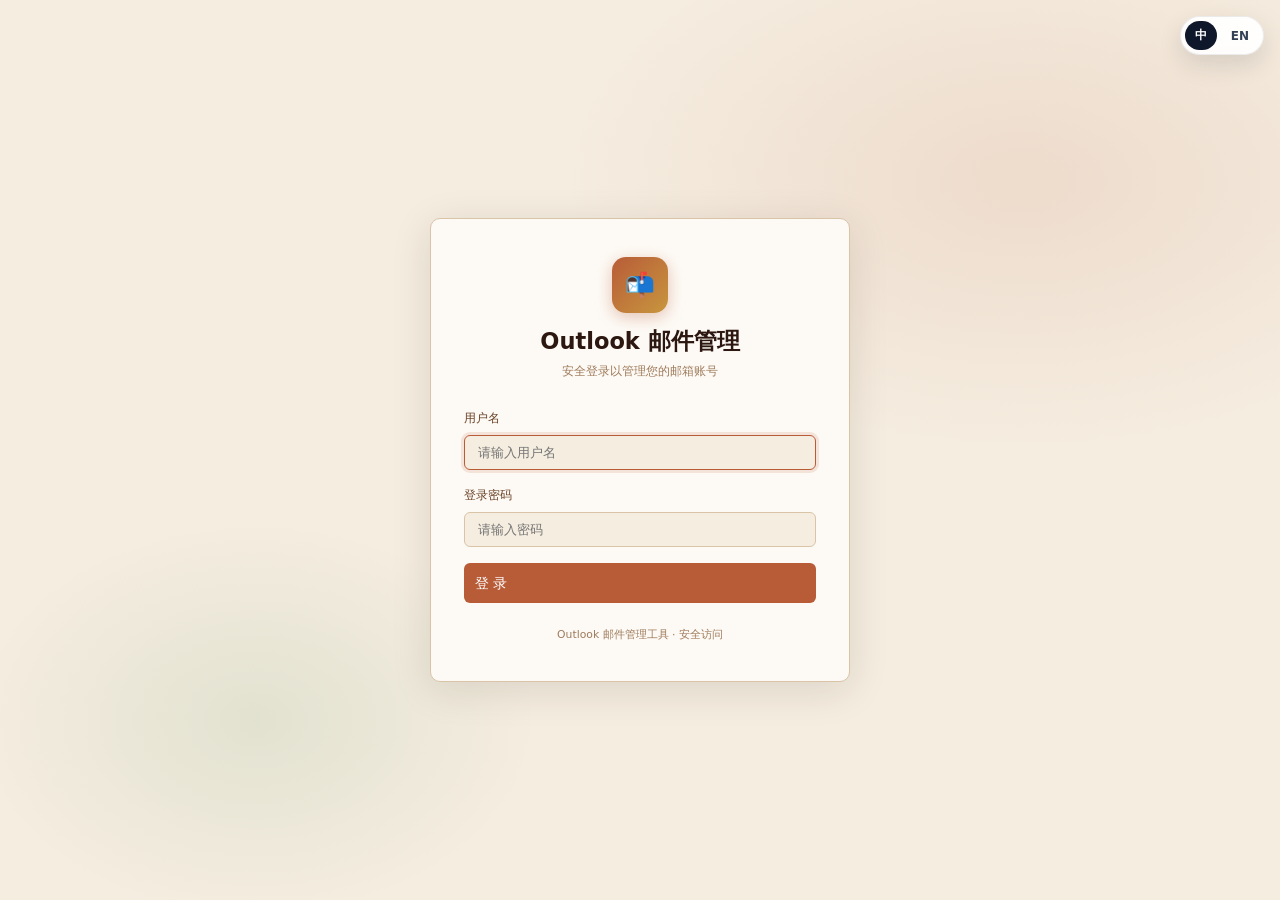
<file: templates/login.html>
<!DOCTYPE html>
<html lang="zh-CN">
<head>
    <meta charset="UTF-8">
    <meta name="viewport" content="width=device-width, initial-scale=1.0">
    <title>登录 - Outlook 邮件管理</title>
    <link rel="icon" type="image/png" href="/img/ico.png">
    <link rel="stylesheet" href="/static/css/main.css">
    <style>
        body { margin: 0; }
    </style>
</head>
<body>
    <div id="auth-page">
        <div class="auth-card">
            <div class="auth-logo">
                <div class="logo-icon">📬</div>
                <h1>Outlook 邮件管理</h1>
                <p>安全登录以管理您的邮箱账号</p>
            </div>

            <div id="errorMessage" class="form-error" style="display:none; margin-bottom:1rem; padding:0.7rem 1rem; background:rgba(192,57,43,0.08); border:1px solid rgba(192,57,43,0.2); border-radius:var(--radius-sm);"></div>

            <form id="loginForm" onsubmit="handleLogin(event)">
                <div class="form-group">
                    <label class="form-label" for="username">用户名</label>
                    <input type="text" class="form-input" id="username" placeholder="请输入用户名" autofocus required autocomplete="username">
                </div>
                <div class="form-group">
                    <label class="form-label" for="password">登录密码</label>
                    <input type="password" class="form-input" id="password" placeholder="请输入密码" required autocomplete="current-password">
                </div>
                <button type="submit" class="btn btn-primary" id="loginBtn" style="width:100%; padding:0.7rem; font-size:0.95rem;">登 录</button>
            </form>

            <p style="text-align:center; font-size:0.72rem; color:var(--text-muted); margin-top:1.5rem;">
                Outlook 邮件管理工具 · 安全访问
            </p>
        </div>
    </div>

    <script src="/static/js/i18n.js"></script>
    <script>
        async function handleLogin(event) {
            event.preventDefault();
            const username = document.getElementById('username').value.trim();
            const password = document.getElementById('password').value;
            const loginBtn = document.getElementById('loginBtn');
            const errorMessage = document.getElementById('errorMessage');
            const pickApiMessage = window.pickApiMessage || ((payload, zh) => zh);
            const translateText = window.translateAppText || ((text) => text);

            if (!username) {
                errorMessage.textContent = translateText('请输入用户名');
                errorMessage.style.display = 'block';
                return;
            }
            if (!password) {
                errorMessage.textContent = translateText('请输入密码');
                errorMessage.style.display = 'block';
                return;
            }

            loginBtn.disabled = true;
            loginBtn.textContent = translateText('登录中...');
            errorMessage.style.display = 'none';

            try {
                const response = await fetch('/login', {
                    method: 'POST',
                    headers: { 'Content-Type': 'application/json' },
                    body: JSON.stringify({ username, password })
                });
                const data = await response.json();

                if (data.success) {
                    window.location.href = '/';
                } else {
                    const msg = (data.error && typeof data.error === 'object')
                        ? pickApiMessage(data.error, '登录失败', 'Login failed')
                        : translateText(data.error || '登录失败');
                    errorMessage.textContent = msg;
                    errorMessage.style.display = 'block';
                    loginBtn.disabled = false;
                    loginBtn.textContent = translateText('登 录');
                }
            } catch (error) {
                errorMessage.textContent = translateText('网络错误，请重试');
                errorMessage.style.display = 'block';
                loginBtn.disabled = false;
                loginBtn.textContent = translateText('登 录');
            }
        }

        document.getElementById('password').addEventListener('keypress', function(e) {
            if (e.key === 'Enter') {
                document.getElementById('loginForm').dispatchEvent(new Event('submit'));
            }
        });
    </script>
</body>
</html>
</file>
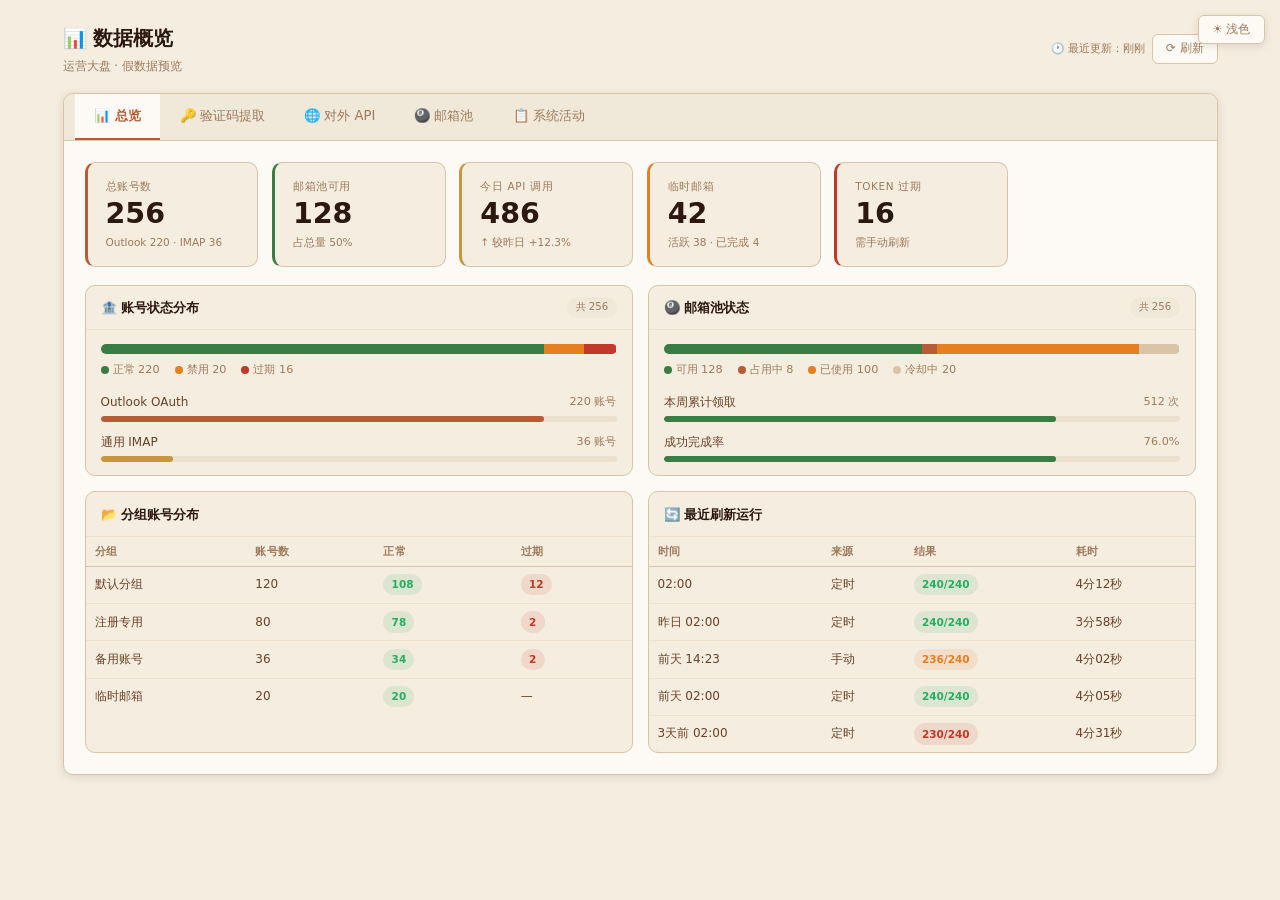
<file: archive/mockups/preview_dashboard.html>
<!DOCTYPE html>
<html lang="zh-CN">
<head>
<meta charset="UTF-8">
<meta name="viewport" content="width=device-width, initial-scale=1.0">
<title>数据概览 — 预览样例</title>
<style>
/* ============ CSS 变量（复用现有设计系统） ============ */
:root {
  --clr-primary:       #B85C38;
  --clr-primary-dark:  #8E3E22;
  --clr-primary-light: #D4795A;
  --clr-accent:        #C8963E;
  --clr-jade:          #3A7D44;
  --clr-jade-light:    #5AA35F;
  --clr-danger:        #C0392B;
  --clr-success:       #27AE60;
  --clr-warn:          #E67E22;
  --bg:                #F5EDE0;
  --bg-card:           #FDFAF5;
  --text:              #2C1810;
  --text-secondary:    #6B4226;
  --text-muted:        #9E7A5A;
  --border:            #D9C4A8;
  --border-light:      #EDE0CE;
  --bg-secondary:      #F0E8D8;
  --shadow:            rgba(44, 24, 16, 0.12);
  --font-sans: 'PingFang SC', 'Noto Sans SC', 'Microsoft YaHei', system-ui, sans-serif;
  --radius:    10px;
  --radius-sm: 6px;
}
[data-theme="dark"] {
  --bg:           #1A1208;
  --bg-card:      #241A0F;
  --text:         #EDD9BE;
  --text-secondary: #C9A97A;
  --text-muted:   #8C7058;
  --border:       #3D2C1E;
  --border-light: #2E2014;
  --bg-secondary: #1E1609;
  --shadow:       rgba(0,0,0,0.4);
}

/* ============ Reset ============ */
*, *::before, *::after { box-sizing: border-box; margin: 0; padding: 0; }
html { font-size: 15px; height: 100%; }
body {
  font-family: var(--font-sans);
  background: var(--bg);
  color: var(--text);
  min-height: 100%;
  line-height: 1.6;
}
::-webkit-scrollbar { width: 6px; height: 6px; }
::-webkit-scrollbar-track { background: transparent; }
::-webkit-scrollbar-thumb { background: var(--border); border-radius: 3px; }

/* ============ 页面外壳 ============ */
.page-shell {
  max-width: 1200px;
  margin: 0 auto;
  padding: 1.5rem;
}
.page-header {
  display: flex;
  align-items: center;
  justify-content: space-between;
  margin-bottom: 1.2rem;
  flex-wrap: wrap;
  gap: 0.5rem;
}
.page-title {
  font-size: 1.3rem;
  font-weight: 700;
  display: flex;
  align-items: center;
  gap: 0.5rem;
}
.page-subtitle {
  font-size: 0.78rem;
  color: var(--text-muted);
  margin-top: 0.2rem;
}
.header-actions {
  display: flex;
  align-items: center;
  gap: 0.5rem;
}
.btn-sm {
  padding: 0.35rem 0.85rem;
  border: 1px solid var(--border);
  border-radius: var(--radius-sm);
  background: var(--bg-card);
  color: var(--text-muted);
  font-size: 0.8rem;
  font-family: inherit;
  cursor: pointer;
  display: inline-flex;
  align-items: center;
  gap: 0.35rem;
  transition: all 0.2s;
}
.btn-sm:hover { color: var(--clr-primary); border-color: var(--clr-primary); }
.btn-sm.active { background: var(--clr-primary); color: #fff; border-color: var(--clr-primary); }

/* ============ Tab 导航（复用 settings-tab 风格） ============ */
.overview-tab-shell {
  background: var(--bg-card);
  border: 1px solid var(--border);
  border-radius: var(--radius);
  box-shadow: 0 2px 10px var(--shadow);
  overflow: hidden;
}
.ov-tab-nav {
  display: flex;
  gap: 0;
  border-bottom: 1px solid var(--border);
  overflow-x: auto;
  background: var(--bg-secondary);
  padding: 0 0.75rem;
}
.ov-tab-nav::-webkit-scrollbar { height: 0; }
.ov-tab {
  padding: 0.85rem 1.3rem;
  background: none;
  border: none;
  border-bottom: 3px solid transparent;
  margin-bottom: -1px;
  font-size: 0.88rem;
  font-weight: 500;
  color: var(--text-muted);
  cursor: pointer;
  white-space: nowrap;
  display: flex;
  align-items: center;
  gap: 0.4rem;
  font-family: inherit;
  transition: color 0.2s, background 0.2s, border-color 0.2s;
  flex-shrink: 0;
}
.ov-tab:hover { color: var(--text); background: rgba(184,92,56,0.05); }
.ov-tab.active {
  color: var(--clr-primary);
  font-weight: 700;
  border-bottom-color: var(--clr-primary);
  background: var(--bg-card);
}
.ov-tab-pane { display: none; padding: 1.4rem; }
.ov-tab-pane.active { display: block; }

/* ============ KPI 卡片 ============ */
.kpi-row {
  display: grid;
  grid-template-columns: repeat(auto-fill, minmax(160px, 1fr));
  gap: 0.9rem;
  margin-bottom: 1.2rem;
}
.kpi-card {
  background: var(--bg);
  border: 1px solid var(--border);
  border-radius: var(--radius);
  padding: 1rem 1.2rem;
  display: flex;
  flex-direction: column;
  gap: 0.35rem;
  transition: transform 0.2s, box-shadow 0.2s;
}
.kpi-card:hover { transform: translateY(-2px); box-shadow: 0 4px 16px var(--shadow); }
.kpi-label { font-size: 0.7rem; color: var(--text-muted); text-transform: uppercase; letter-spacing: 0.06em; }
.kpi-value { font-size: 1.9rem; font-weight: 800; color: var(--text); line-height: 1; }
.kpi-note  { font-size: 0.7rem; color: var(--text-muted); }
.kpi-card.kpi-primary { border-left: 3px solid var(--clr-primary); }
.kpi-card.kpi-success { border-left: 3px solid var(--clr-jade); }
.kpi-card.kpi-danger  { border-left: 3px solid var(--clr-danger); }
.kpi-card.kpi-accent  { border-left: 3px solid var(--clr-accent); }
.kpi-card.kpi-warn    { border-left: 3px solid var(--clr-warn); }

/* ============ 两列网格 ============ */
.two-col { display: grid; grid-template-columns: 1fr 1fr; gap: 1rem; }
@media (max-width: 720px) { .two-col { grid-template-columns: 1fr; } }

/* ============ 数据卡片 ============ */
.data-card {
  background: var(--bg);
  border: 1px solid var(--border);
  border-radius: var(--radius);
  overflow: hidden;
}
.data-card-header {
  padding: 0.75rem 1rem;
  border-bottom: 1px solid var(--border-light);
  font-size: 0.88rem;
  font-weight: 600;
  color: var(--text);
  display: flex;
  align-items: center;
  gap: 0.5rem;
  justify-content: space-between;
}
.data-card-header .badge {
  font-size: 0.68rem;
  padding: 0.15rem 0.55rem;
  border-radius: 20px;
  background: var(--bg-secondary);
  color: var(--text-muted);
  font-weight: 500;
}
.data-card-body { padding: 0.9rem 1rem; }

/* ============ 进度条 ============ */
.prog-row { margin-bottom: 0.75rem; }
.prog-row:last-child { margin-bottom: 0; }
.prog-label {
  display: flex;
  align-items: center;
  justify-content: space-between;
  font-size: 0.8rem;
  margin-bottom: 0.25rem;
}
.prog-name { color: var(--text-secondary); }
.prog-val  { color: var(--text-muted); font-size: 0.75rem; }
.prog-track {
  height: 6px;
  background: var(--border-light);
  border-radius: 4px;
  overflow: hidden;
}
.prog-fill {
  height: 100%;
  border-radius: 4px;
  transition: width 0.6s ease;
}
.prog-fill.primary { background: var(--clr-primary); }
.prog-fill.jade    { background: var(--clr-jade); }
.prog-fill.accent  { background: var(--clr-accent); }
.prog-fill.danger  { background: var(--clr-danger); }
.prog-fill.warn    { background: var(--clr-warn); }

/* ============ 分段进度条（账号/池状态） ============ */
.seg-track {
  height: 10px;
  border-radius: 5px;
  overflow: hidden;
  display: flex;
  margin-bottom: 0.5rem;
}
.seg-fill { height: 100%; transition: width 0.6s; }
.seg-legend {
  display: flex;
  flex-wrap: wrap;
  gap: 0.5rem 1rem;
  font-size: 0.75rem;
  color: var(--text-muted);
}
.seg-dot {
  width: 8px; height: 8px;
  border-radius: 50%;
  display: inline-block;
  margin-right: 4px;
  vertical-align: middle;
}

/* ============ 纯 CSS 柱状图 ============ */
.bar-chart {
  display: flex;
  align-items: flex-end;
  gap: 6px;
  height: 80px;
  margin-top: 0.5rem;
}
.bar-item {
  flex: 1;
  display: flex;
  flex-direction: column;
  align-items: center;
  gap: 3px;
  min-width: 0;
}
.bar-col {
  width: 100%;
  background: var(--clr-primary);
  border-radius: 3px 3px 0 0;
  opacity: 0.75;
  transition: opacity 0.2s;
  min-height: 2px;
}
.bar-col:hover { opacity: 1; }
.bar-label {
  font-size: 0.62rem;
  color: var(--text-muted);
  white-space: nowrap;
}

/* ============ 数据表格 ============ */
.data-table {
  width: 100%;
  border-collapse: collapse;
  font-size: 0.8rem;
}
.data-table th {
  text-align: left;
  padding: 0.4rem 0.6rem;
  font-size: 0.7rem;
  text-transform: uppercase;
  letter-spacing: 0.05em;
  color: var(--text-muted);
  font-weight: 600;
  border-bottom: 1px solid var(--border);
}
.data-table td {
  padding: 0.5rem 0.6rem;
  border-bottom: 1px solid var(--border-light);
  color: var(--text-secondary);
}
.data-table tr:last-child td { border-bottom: none; }
.data-table tr:hover td { background: var(--bg-hover, rgba(184,92,56,0.04)); }

/* ============ 状态徽章 ============ */
.badge-pill {
  display: inline-flex;
  align-items: center;
  gap: 4px;
  padding: 0.15rem 0.55rem;
  border-radius: 20px;
  font-size: 0.7rem;
  font-weight: 600;
}
.badge-success { background: rgba(39,174,96,0.12); color: var(--clr-success); }
.badge-danger  { background: rgba(192,57,43,0.12); color: var(--clr-danger); }
.badge-warn    { background: rgba(230,126,34,0.12); color: var(--clr-warn); }
.badge-muted   { background: var(--bg-secondary); color: var(--text-muted); }
.badge-primary { background: rgba(184,92,56,0.12); color: var(--clr-primary); }

/* ============ 活动时间线 ============ */
.timeline { padding: 0; list-style: none; }
.tl-item {
  display: flex;
  gap: 0.75rem;
  padding: 0.5rem 0;
  border-bottom: 1px solid var(--border-light);
  align-items: flex-start;
}
.tl-item:last-child { border-bottom: none; }
.tl-icon {
  width: 28px; height: 28px;
  border-radius: 50%;
  background: var(--bg-secondary);
  display: flex; align-items: center; justify-content: center;
  font-size: 0.75rem;
  flex-shrink: 0;
}
.tl-content { flex: 1; min-width: 0; }
.tl-title { font-size: 0.8rem; color: var(--text); line-height: 1.4; }
.tl-meta  { font-size: 0.7rem; color: var(--text-muted); margin-top: 2px; }

/* ============ 空间分割 ============ */
.gap-md { margin-bottom: 1rem; }
.gap-sm { margin-bottom: 0.6rem; }

/* ============ 主题切换按钮 ============ */
#themeBtn {
  position: fixed; top: 1rem; right: 1rem;
  padding: 0.4rem 0.9rem;
  border: 1px solid var(--border);
  border-radius: var(--radius-sm);
  background: var(--bg-card);
  color: var(--text-muted);
  font-size: 0.78rem;
  font-family: inherit;
  cursor: pointer;
  z-index: 100;
  box-shadow: 0 2px 8px var(--shadow);
}
#themeBtn:hover { color: var(--clr-primary); }

/* ============ 刷新时间 ============ */
.refresh-hint {
  font-size: 0.72rem;
  color: var(--text-muted);
  display: flex;
  align-items: center;
  gap: 0.3rem;
}
</style>
</head>
<body>

<button id="themeBtn" onclick="toggleTheme()">☀ 浅色</button>

<div class="page-shell">
  <div class="page-header">
    <div>
      <div class="page-title">📊 数据概览</div>
      <div class="page-subtitle">运营大盘 · 假数据预览</div>
    </div>
    <div class="header-actions">
      <span class="refresh-hint">🕐 最近更新：刚刚</span>
      <button class="btn-sm">⟳ 刷新</button>
    </div>
  </div>

  <div class="overview-tab-shell">

    <!-- Tab 导航 -->
    <div class="ov-tab-nav">
      <button class="ov-tab active" onclick="switchTab('overview')">📊 总览</button>
      <button class="ov-tab" onclick="switchTab('verification')">🔑 验证码提取</button>
      <button class="ov-tab" onclick="switchTab('external-api')">🌐 对外 API</button>
      <button class="ov-tab" onclick="switchTab('pool')">🎱 邮箱池</button>
      <button class="ov-tab" onclick="switchTab('activity')">📋 系统活动</button>
    </div>

    <!-- ===== Tab 1: 总览 ===== -->
    <div class="ov-tab-pane active" id="tab-overview">

      <!-- KPI 行 -->
      <div class="kpi-row">
        <div class="kpi-card kpi-primary">
          <div class="kpi-label">总账号数</div>
          <div class="kpi-value">256</div>
          <div class="kpi-note">Outlook 220 · IMAP 36</div>
        </div>
        <div class="kpi-card kpi-success">
          <div class="kpi-label">邮箱池可用</div>
          <div class="kpi-value">128</div>
          <div class="kpi-note">占总量 50%</div>
        </div>
        <div class="kpi-card kpi-accent">
          <div class="kpi-label">今日 API 调用</div>
          <div class="kpi-value">486</div>
          <div class="kpi-note">↑ 较昨日 +12.3%</div>
        </div>
        <div class="kpi-card kpi-warn">
          <div class="kpi-label">临时邮箱</div>
          <div class="kpi-value">42</div>
          <div class="kpi-note">活跃 38 · 已完成 4</div>
        </div>
        <div class="kpi-card kpi-danger">
          <div class="kpi-label">Token 过期</div>
          <div class="kpi-value">16</div>
          <div class="kpi-note">需手动刷新</div>
        </div>
      </div>

      <div class="two-col">
        <!-- 账号状态分布 -->
        <div class="data-card">
          <div class="data-card-header">🏦 账号状态分布 <span class="badge">共 256</span></div>
          <div class="data-card-body">
            <div class="seg-track">
              <div class="seg-fill" style="width:85.9%;background:var(--clr-jade)"></div>
              <div class="seg-fill" style="width:7.8%;background:var(--clr-warn)"></div>
              <div class="seg-fill" style="width:6.3%;background:var(--clr-danger)"></div>
            </div>
            <div class="seg-legend">
              <span><span class="seg-dot" style="background:var(--clr-jade)"></span>正常 220</span>
              <span><span class="seg-dot" style="background:var(--clr-warn)"></span>禁用 20</span>
              <span><span class="seg-dot" style="background:var(--clr-danger)"></span>过期 16</span>
            </div>
            <div style="height:0.9rem"></div>
            <div class="prog-row">
              <div class="prog-label"><span class="prog-name">Outlook OAuth</span><span class="prog-val">220 账号</span></div>
              <div class="prog-track"><div class="prog-fill primary" style="width:85.9%"></div></div>
            </div>
            <div class="prog-row">
              <div class="prog-label"><span class="prog-name">通用 IMAP</span><span class="prog-val">36 账号</span></div>
              <div class="prog-track"><div class="prog-fill accent" style="width:14.1%"></div></div>
            </div>
          </div>
        </div>

        <!-- 邮箱池状态 -->
        <div class="data-card">
          <div class="data-card-header">🎱 邮箱池状态 <span class="badge">共 256</span></div>
          <div class="data-card-body">
            <div class="seg-track">
              <div class="seg-fill" style="width:50%;background:var(--clr-jade)"></div>
              <div class="seg-fill" style="width:3.1%;background:var(--clr-primary)"></div>
              <div class="seg-fill" style="width:39.1%;background:var(--clr-warn)"></div>
              <div class="seg-fill" style="width:7.8%;background:var(--border)"></div>
            </div>
            <div class="seg-legend">
              <span><span class="seg-dot" style="background:var(--clr-jade)"></span>可用 128</span>
              <span><span class="seg-dot" style="background:var(--clr-primary)"></span>占用中 8</span>
              <span><span class="seg-dot" style="background:var(--clr-warn)"></span>已使用 100</span>
              <span><span class="seg-dot" style="background:var(--border)"></span>冷却中 20</span>
            </div>
            <div style="height:0.9rem"></div>
            <div class="prog-row">
              <div class="prog-label"><span class="prog-name">本周累计领取</span><span class="prog-val">512 次</span></div>
              <div class="prog-track"><div class="prog-fill jade" style="width:75.98%"></div></div>
            </div>
            <div class="prog-row">
              <div class="prog-label"><span class="prog-name">成功完成率</span><span class="prog-val">76.0%</span></div>
              <div class="prog-track"><div class="prog-fill jade" style="width:76%"></div></div>
            </div>
          </div>
        </div>

        <!-- 分组概览 -->
        <div class="data-card">
          <div class="data-card-header">📂 分组账号分布</div>
          <div class="data-card-body" style="padding:0">
            <table class="data-table">
              <thead><tr><th>分组</th><th>账号数</th><th>正常</th><th>过期</th></tr></thead>
              <tbody>
                <tr><td>默认分组</td><td>120</td><td><span class="badge-pill badge-success">108</span></td><td><span class="badge-pill badge-danger">12</span></td></tr>
                <tr><td>注册专用</td><td>80</td><td><span class="badge-pill badge-success">78</span></td><td><span class="badge-pill badge-danger">2</span></td></tr>
                <tr><td>备用账号</td><td>36</td><td><span class="badge-pill badge-success">34</span></td><td><span class="badge-pill badge-danger">2</span></td></tr>
                <tr><td>临时邮箱</td><td>20</td><td><span class="badge-pill badge-success">20</span></td><td>—</td></tr>
              </tbody>
            </table>
          </div>
        </div>

        <!-- Token 刷新健康度 -->
        <div class="data-card">
          <div class="data-card-header">🔄 最近刷新运行</div>
          <div class="data-card-body" style="padding:0">
            <table class="data-table">
              <thead><tr><th>时间</th><th>来源</th><th>结果</th><th>耗时</th></tr></thead>
              <tbody>
                <tr><td>02:00</td><td>定时</td><td><span class="badge-pill badge-success">240/240</span></td><td>4分12秒</td></tr>
                <tr><td>昨日 02:00</td><td>定时</td><td><span class="badge-pill badge-success">240/240</span></td><td>3分58秒</td></tr>
                <tr><td>前天 14:23</td><td>手动</td><td><span class="badge-pill badge-warn">236/240</span></td><td>4分02秒</td></tr>
                <tr><td>前天 02:00</td><td>定时</td><td><span class="badge-pill badge-success">240/240</span></td><td>4分05秒</td></tr>
                <tr><td>3天前 02:00</td><td>定时</td><td><span class="badge-pill badge-danger">230/240</span></td><td>4分31秒</td></tr>
              </tbody>
            </table>
          </div>
        </div>
      </div>

    </div><!-- /tab-overview -->

    <!-- ===== Tab 2: 验证码提取 ===== -->
    <div class="ov-tab-pane" id="tab-verification">

      <div class="kpi-row">
        <div class="kpi-card kpi-primary">
          <div class="kpi-label">近7天提取次数</div>
          <div class="kpi-value">3,421</div>
          <div class="kpi-note">日均 489 次</div>
        </div>
        <div class="kpi-card kpi-success">
          <div class="kpi-label">总体成功率</div>
          <div class="kpi-value">94.2%</div>
          <div class="kpi-note">失败 198 次</div>
        </div>
        <div class="kpi-card kpi-warn">
          <div class="kpi-label">AI 兜底次数</div>
          <div class="kpi-value">156</div>
          <div class="kpi-note">AI 成功率 87.2%</div>
        </div>
        <div class="kpi-card kpi-accent">
          <div class="kpi-label">平均提取耗时</div>
          <div class="kpi-value">2.3s</div>
          <div class="kpi-note">P95: 6.8s</div>
        </div>
      </div>

      <div class="two-col">
        <!-- 通道成功率 -->
        <div class="data-card">
          <div class="data-card-header">📡 各通道成功率</div>
          <div class="data-card-body">
            <div class="prog-row">
              <div class="prog-label"><span class="prog-name">Outlook Graph</span><span class="prog-val">96.8% · 1,824次</span></div>
              <div class="prog-track"><div class="prog-fill jade" style="width:96.8%"></div></div>
            </div>
            <div class="prog-row">
              <div class="prog-label"><span class="prog-name">通用 IMAP</span><span class="prog-val">91.2% · 1,089次</span></div>
              <div class="prog-track"><div class="prog-fill accent" style="width:91.2%"></div></div>
            </div>
            <div class="prog-row">
              <div class="prog-label"><span class="prog-name">临时邮箱</span><span class="prog-val">89.5% · 508次</span></div>
              <div class="prog-track"><div class="prog-fill primary" style="width:89.5%"></div></div>
            </div>
            <div class="prog-row">
              <div class="prog-label"><span class="prog-name">AI 增强 (fallback)</span><span class="prog-val">87.2% · 156次</span></div>
              <div class="prog-track"><div class="prog-fill warn" style="width:87.2%"></div></div>
            </div>
          </div>
        </div>

        <!-- 通道平均耗时 -->
        <div class="data-card">
          <div class="data-card-header">⏱ 各通道平均耗时</div>
          <div class="data-card-body">
            <div class="prog-row">
              <div class="prog-label"><span class="prog-name">Outlook Graph</span><span class="prog-val">1.8s</span></div>
              <div class="prog-track"><div class="prog-fill jade" style="width:27%"></div></div>
            </div>
            <div class="prog-row">
              <div class="prog-label"><span class="prog-name">通用 IMAP</span><span class="prog-val">3.1s</span></div>
              <div class="prog-track"><div class="prog-fill accent" style="width:46%"></div></div>
            </div>
            <div class="prog-row">
              <div class="prog-label"><span class="prog-name">临时邮箱</span><span class="prog-val">2.6s</span></div>
              <div class="prog-track"><div class="prog-fill primary" style="width:39%"></div></div>
            </div>
            <div class="prog-row">
              <div class="prog-label"><span class="prog-name">AI 增强 (fallback)</span><span class="prog-val">4.7s</span></div>
              <div class="prog-track"><div class="prog-fill warn" style="width:70%"></div></div>
            </div>
          </div>
        </div>

        <!-- 最近提取记录 -->
        <div class="data-card" style="grid-column: 1 / -1;">
          <div class="data-card-header">📋 最近提取记录 <span class="badge">近 10 条</span></div>
          <div class="data-card-body" style="padding:0">
            <table class="data-table">
              <thead>
                <tr><th>时间</th><th>账号</th><th>通道</th><th>验证码</th><th>耗时</th><th>状态</th></tr>
              </thead>
              <tbody>
                <tr><td>12:34:01</td><td>user01@outlook.com</td><td>Graph</td><td>831204</td><td>1.2s</td><td><span class="badge-pill badge-success">成功</span></td></tr>
                <tr><td>12:33:48</td><td>user02@hotmail.com</td><td>IMAP</td><td>–</td><td>8.3s</td><td><span class="badge-pill badge-danger">失败</span></td></tr>
                <tr><td>12:33:22</td><td>user03@outlook.com</td><td>Graph</td><td>572913</td><td>2.1s</td><td><span class="badge-pill badge-success">成功</span></td></tr>
                <tr><td>12:32:57</td><td>tmp_aX2k@mail.io</td><td>临时邮箱</td><td>https://...</td><td>3.4s</td><td><span class="badge-pill badge-success">链接</span></td></tr>
                <tr><td>12:32:41</td><td>user04@outlook.com</td><td>Graph→AI</td><td>349821</td><td>5.9s</td><td><span class="badge-pill badge-warn">AI兜底</span></td></tr>
              </tbody>
            </table>
          </div>
        </div>
      </div>

    </div><!-- /tab-verification -->

    <!-- ===== Tab 3: 对外 API ===== -->
    <div class="ov-tab-pane" id="tab-external-api">

      <div class="kpi-row">
        <div class="kpi-card kpi-primary">
          <div class="kpi-label">今日调用量</div>
          <div class="kpi-value">486</div>
          <div class="kpi-note">↑ 较昨日 +12.3%</div>
        </div>
        <div class="kpi-card kpi-success">
          <div class="kpi-label">7 日总调用</div>
          <div class="kpi-value">3,241</div>
          <div class="kpi-note">日均 463</div>
        </div>
        <div class="kpi-card kpi-warn">
          <div class="kpi-label">活跃 API Key</div>
          <div class="kpi-value">3</div>
          <div class="kpi-note">共配置 5 个</div>
        </div>
        <div class="kpi-card kpi-accent">
          <div class="kpi-label">7 日成功率</div>
          <div class="kpi-value">96.4%</div>
          <div class="kpi-note">错误 116 次</div>
        </div>
      </div>

      <div class="two-col">
        <!-- 近7天调用量 -->
        <div class="data-card">
          <div class="data-card-header">📈 近7天日调用量（纯 CSS 柱图）</div>
          <div class="data-card-body">
            <div class="bar-chart" style="height:100px">
              <div class="bar-item"><div class="bar-col" style="height:58px"></div><div class="bar-label">4/13</div></div>
              <div class="bar-item"><div class="bar-col" style="height:72px"></div><div class="bar-label">4/14</div></div>
              <div class="bar-item"><div class="bar-col" style="height:45px"></div><div class="bar-label">4/15</div></div>
              <div class="bar-item"><div class="bar-col" style="height:85px"></div><div class="bar-label">4/16</div></div>
              <div class="bar-item"><div class="bar-col" style="height:68px"></div><div class="bar-label">4/17</div></div>
              <div class="bar-item"><div class="bar-col" style="height:90px"></div><div class="bar-label">4/18</div></div>
              <div class="bar-item"><div class="bar-col" style="height:80px;opacity:1;background:var(--clr-accent)"></div><div class="bar-label" style="color:var(--clr-accent);font-weight:700">今日</div></div>
            </div>
            <div style="text-align:center;font-size:0.7rem;color:var(--text-muted);margin-top:0.3rem">单位：次 / 日（最大值：今日 486）</div>
          </div>
        </div>

        <!-- 端点分布 -->
        <div class="data-card">
          <div class="data-card-header">🔗 端点调用分布</div>
          <div class="data-card-body">
            <div class="prog-row">
              <div class="prog-label"><span class="prog-name">/external/messages</span><span class="prog-val">42%</span></div>
              <div class="prog-track"><div class="prog-fill primary" style="width:42%"></div></div>
            </div>
            <div class="prog-row">
              <div class="prog-label"><span class="prog-name">/external/verification-code</span><span class="prog-val">38%</span></div>
              <div class="prog-track"><div class="prog-fill accent" style="width:38%"></div></div>
            </div>
            <div class="prog-row">
              <div class="prog-label"><span class="prog-name">/external/pool/claim</span><span class="prog-val">15%</span></div>
              <div class="prog-track"><div class="prog-fill jade" style="width:15%"></div></div>
            </div>
            <div class="prog-row">
              <div class="prog-label"><span class="prog-name">/external/wait-message</span><span class="prog-val">5%</span></div>
              <div class="prog-track"><div class="prog-fill warn" style="width:5%"></div></div>
            </div>
          </div>
        </div>

        <!-- 调用方排名 -->
        <div class="data-card" style="grid-column:1/-1">
          <div class="data-card-header">📊 调用方排名（今日）</div>
          <div class="data-card-body" style="padding:0">
            <table class="data-table">
              <thead><tr><th>调用方</th><th>Key名称</th><th>今日调用</th><th>7日总计</th><th>成功率</th><th>最近调用</th></tr></thead>
              <tbody>
                <tr><td>bot-register</td><td>注册机器人</td><td>242</td><td>1,680</td><td><span class="badge-pill badge-success">97.1%</span></td><td>1分前</td></tr>
                <tr><td>verify-agent</td><td>验证代理</td><td>178</td><td>1,200</td><td><span class="badge-pill badge-success">95.5%</span></td><td>3分前</td></tr>
                <tr><td>manual-test</td><td>手动测试</td><td>66</td><td>361</td><td><span class="badge-pill badge-warn">89.4%</span></td><td>28分前</td></tr>
              </tbody>
            </table>
          </div>
        </div>
      </div>

    </div><!-- /tab-external-api -->

    <!-- ===== Tab 4: 邮箱池 ===== -->
    <div class="ov-tab-pane" id="tab-pool">

      <div class="kpi-row">
        <div class="kpi-card kpi-success">
          <div class="kpi-label">可用账号</div>
          <div class="kpi-value">128</div>
          <div class="kpi-note">占比 50%</div>
        </div>
        <div class="kpi-card kpi-primary">
          <div class="kpi-label">当前占用中</div>
          <div class="kpi-value">8</div>
          <div class="kpi-note">最长 4分12秒</div>
        </div>
        <div class="kpi-card kpi-warn">
          <div class="kpi-label">7 日 Claim 次数</div>
          <div class="kpi-value">512</div>
          <div class="kpi-note">日均 73 次</div>
        </div>
        <div class="kpi-card kpi-accent">
          <div class="kpi-label">成功完成率</div>
          <div class="kpi-value">76.0%</div>
          <div class="kpi-note">389/512</div>
        </div>
        <div class="kpi-card kpi-success">
          <div class="kpi-label">项目维度复用率</div>
          <div class="kpi-value">23.4%</div>
          <div class="kpi-note">120次 已复用</div>
        </div>
      </div>

      <div class="two-col">
        <!-- 操作分布 -->
        <div class="data-card">
          <div class="data-card-header">📦 7日操作分布</div>
          <div class="data-card-body">
            <div class="prog-row">
              <div class="prog-label"><span class="prog-name">Claim（领取）</span><span class="prog-val">512 次</span></div>
              <div class="prog-track"><div class="prog-fill primary" style="width:100%"></div></div>
            </div>
            <div class="prog-row">
              <div class="prog-label"><span class="prog-name">Complete Success（成功完成）</span><span class="prog-val">389 次</span></div>
              <div class="prog-track"><div class="prog-fill jade" style="width:76%"></div></div>
            </div>
            <div class="prog-row">
              <div class="prog-label"><span class="prog-name">Complete Fail（失败完成）</span><span class="prog-val">45 次</span></div>
              <div class="prog-track"><div class="prog-fill danger" style="width:8.8%"></div></div>
            </div>
            <div class="prog-row">
              <div class="prog-label"><span class="prog-name">Release（主动释放）</span><span class="prog-val">78 次</span></div>
              <div class="prog-track"><div class="prog-fill warn" style="width:15.2%"></div></div>
            </div>
            <div class="prog-row">
              <div class="prog-label"><span class="prog-name">Expire（租约超时）</span><span class="prog-val">12 次</span></div>
              <div class="prog-track"><div class="prog-fill accent" style="width:2.3%"></div></div>
            </div>
          </div>
        </div>

        <!-- 项目维度统计 -->
        <div class="data-card">
          <div class="data-card-header">🗂 项目维度使用（Top 5）</div>
          <div class="data-card-body" style="padding:0">
            <table class="data-table">
              <thead><tr><th>项目Key</th><th>使用账号</th><th>成功</th><th>复用率</th></tr></thead>
              <tbody>
                <tr><td>proj-alpha</td><td>58</td><td>46</td><td>35.7%</td></tr>
                <tr><td>proj-beta</td><td>42</td><td>31</td><td>26.2%</td></tr>
                <tr><td>proj-gamma</td><td>30</td><td>22</td><td>18.3%</td></tr>
                <tr><td>proj-delta</td><td>20</td><td>15</td><td>10.0%</td></tr>
                <tr><td>(无项目Key)</td><td>92</td><td>71</td><td>—</td></tr>
              </tbody>
            </table>
          </div>
        </div>

        <!-- 最近 Claim 操作 -->
        <div class="data-card" style="grid-column:1/-1">
          <div class="data-card-header">🕐 最近邮箱池操作</div>
          <div class="data-card-body" style="padding:0">
            <table class="data-table">
              <thead><tr><th>时间</th><th>账号</th><th>操作</th><th>调用方</th><th>项目Key</th><th>结果</th></tr></thead>
              <tbody>
                <tr><td>12:34</td><td>user01@outlook.com</td><td>complete</td><td>bot-register</td><td>proj-alpha</td><td><span class="badge-pill badge-success">success</span></td></tr>
                <tr><td>12:33</td><td>user05@hotmail.com</td><td>claim</td><td>verify-agent</td><td>proj-beta</td><td><span class="badge-pill badge-muted">进行中</span></td></tr>
                <tr><td>12:31</td><td>user08@outlook.com</td><td>release</td><td>bot-register</td><td>proj-alpha</td><td><span class="badge-pill badge-warn">释放</span></td></tr>
                <tr><td>12:28</td><td>user12@hotmail.com</td><td>complete</td><td>verify-agent</td><td>proj-gamma</td><td><span class="badge-pill badge-danger">fail</span></td></tr>
              </tbody>
            </table>
          </div>
        </div>
      </div>

    </div><!-- /tab-pool -->

    <!-- ===== Tab 5: 系统活动 ===== -->
    <div class="ov-tab-pane" id="tab-activity">

      <div class="kpi-row">
        <div class="kpi-card kpi-primary">
          <div class="kpi-label">近24h 审计操作</div>
          <div class="kpi-value">1,042</div>
          <div class="kpi-note">涉及 8 种操作类型</div>
        </div>
        <div class="kpi-card kpi-success">
          <div class="kpi-label">Telegram 推送</div>
          <div class="kpi-value">312</div>
          <div class="kpi-note">成功率 99.0%</div>
        </div>
        <div class="kpi-card kpi-accent">
          <div class="kpi-label">Email 通知</div>
          <div class="kpi-value">48</div>
          <div class="kpi-note">成功率 100%</div>
        </div>
        <div class="kpi-card kpi-warn">
          <div class="kpi-label">Webhook 推送</div>
          <div class="kpi-value">156</div>
          <div class="kpi-note">失败 12 次</div>
        </div>
      </div>

      <div class="two-col">
        <!-- 通知推送状态 -->
        <div class="data-card">
          <div class="data-card-header">🔔 通知推送健康</div>
          <div class="data-card-body">
            <div class="prog-row">
              <div class="prog-label"><span class="prog-name">Telegram</span><span class="prog-val">99.0%</span></div>
              <div class="prog-track"><div class="prog-fill jade" style="width:99%"></div></div>
            </div>
            <div class="prog-row">
              <div class="prog-label"><span class="prog-name">邮件通知 (SMTP)</span><span class="prog-val">100%</span></div>
              <div class="prog-track"><div class="prog-fill jade" style="width:100%"></div></div>
            </div>
            <div class="prog-row">
              <div class="prog-label"><span class="prog-name">Webhook</span><span class="prog-val">92.3%</span></div>
              <div class="prog-track"><div class="prog-fill warn" style="width:92.3%"></div></div>
            </div>
          </div>
        </div>

        <!-- 审计操作分布 -->
        <div class="data-card">
          <div class="data-card-header">📋 近24h 操作类型分布</div>
          <div class="data-card-body">
            <div class="prog-row">
              <div class="prog-label"><span class="prog-name">外部API调用</span><span class="prog-val">486 次</span></div>
              <div class="prog-track"><div class="prog-fill primary" style="width:46.6%"></div></div>
            </div>
            <div class="prog-row">
              <div class="prog-label"><span class="prog-name">邮箱池操作</span><span class="prog-val">320 次</span></div>
              <div class="prog-track"><div class="prog-fill accent" style="width:30.7%"></div></div>
            </div>
            <div class="prog-row">
              <div class="prog-label"><span class="prog-name">账号变更</span><span class="prog-val">180 次</span></div>
              <div class="prog-track"><div class="prog-fill jade" style="width:17.3%"></div></div>
            </div>
            <div class="prog-row">
              <div class="prog-label"><span class="prog-name">系统设置</span><span class="prog-val">56 次</span></div>
              <div class="prog-track"><div class="prog-fill warn" style="width:5.4%"></div></div>
            </div>
          </div>
        </div>

        <!-- 最近活动时间线 -->
        <div class="data-card" style="grid-column:1/-1">
          <div class="data-card-header">🕐 最近系统活动</div>
          <div class="data-card-body" style="padding:0.9rem 1rem">
            <ul class="timeline">
              <li class="tl-item"><div class="tl-icon">✅</div><div class="tl-content"><div class="tl-title">账号 user01@outlook.com 验证码提取成功 <span class="badge-pill badge-success">831204</span></div><div class="tl-meta">12:34:01 · Graph 通道 · 1.2s</div></div></li>
              <li class="tl-item"><div class="tl-icon">🎱</div><div class="tl-content"><div class="tl-title">邮箱池 complete → user01@outlook.com <span class="badge-pill badge-success">success</span></div><div class="tl-meta">12:34:00 · 调用方 bot-register · 项目 proj-alpha</div></div></li>
              <li class="tl-item"><div class="tl-icon">📬</div><div class="tl-content"><div class="tl-title">Telegram 推送：user03@outlook.com 新邮件（来自 Amazon）</div><div class="tl-meta">12:33:51 · 推送成功</div></div></li>
              <li class="tl-item"><div class="tl-icon">🔑</div><div class="tl-content"><div class="tl-title">外部 API 调用 /external/verification-code <span class="badge-pill badge-danger">404 账号不存在</span></div><div class="tl-meta">12:33:48 · 调用方 verify-agent · IP 192.168.1.42</div></div></li>
              <li class="tl-item"><div class="tl-icon">🎱</div><div class="tl-content"><div class="tl-title">邮箱池 claim → user05@hotmail.com <span class="badge-pill badge-muted">进行中</span></div><div class="tl-meta">12:33:01 · 调用方 verify-agent · 项目 proj-beta</div></div></li>
              <li class="tl-item"><div class="tl-icon">⚙️</div><div class="tl-content"><div class="tl-title">系统设置变更：verification_ai_enabled → true</div><div class="tl-meta">12:20:14 · IP 192.168.0.1</div></div></li>
              <li class="tl-item"><div class="tl-icon">🔄</div><div class="tl-content"><div class="tl-title">定时 Token 刷新完成 <span class="badge-pill badge-success">240/240</span></div><div class="tl-meta">02:04:12 · 耗时 4分12秒</div></div></li>
            </ul>
          </div>
        </div>
      </div>

    </div><!-- /tab-activity -->

  </div><!-- /overview-tab-shell -->
</div><!-- /page-shell -->

<script>
  function switchTab(id) {
    document.querySelectorAll('.ov-tab').forEach(t => t.classList.remove('active'));
    document.querySelectorAll('.ov-tab-pane').forEach(p => p.classList.remove('active'));
    document.getElementById('tab-' + id).classList.add('active');
    event.currentTarget.classList.add('active');
  }

  function toggleTheme() {
    const isDark = document.documentElement.getAttribute('data-theme') === 'dark';
    document.documentElement.setAttribute('data-theme', isDark ? '' : 'dark');
    document.getElementById('themeBtn').textContent = isDark ? '☀ 浅色' : '🌙 深色';
  }
</script>
</body>
</html>
</file>
<file: static/css/main.css>
/* ============================================================
   Outlook 邮件管理 — 现代国风设计系统
   主色：砖红 / 墨绿 / 金黄 / 宣纸米白
   ============================================================ */

/* ---------- CSS 变量 ---------- */
:root {
  --clr-primary:        #B85C38;
  --clr-primary-dark:   #8E3E22;
  --clr-primary-light:  #D4795A;
  --clr-accent:         #C8963E;
  --clr-jade:           #3A7D44;
  --clr-jade-light:     #5AA35F;
  --clr-danger:         #C0392B;
  --clr-success:        #27AE60;
  --clr-warn:           #E67E22;

  --bg:                 #F5EDE0;
  --bg-card:            #FDFAF5;
  --bg-sidebar:         #2C1A0E;
  --text:               #2C1810;
  --text-secondary:     #6B4226;
  --text-muted:         #9E7A5A;
  --border:             #D9C4A8;
  --border-light:       #EDE0CE;
  --bg-hover:           rgba(184,92,56,0.06);
  --bg-secondary:       #F0E8D8;
  --shadow:             rgba(44, 24, 16, 0.12);

  --font-sans: 'PingFang SC', 'Noto Sans SC', 'Microsoft YaHei', system-ui, -apple-system, sans-serif;
  --font-mono: 'JetBrains Mono', Consolas, 'Courier New', monospace;

  --radius:     10px;
  --radius-sm:  6px;
  --transition: 0.22s ease;
  --sidebar-w:  220px;
}

[data-theme="dark"] {
  --bg:             #1A1208;
  --bg-card:        #241A0F;
  --bg-sidebar:     #120C04;
  --text:           #EDD9BE;
  --text-secondary: #C9A97A;
  --text-muted:     #8C7058;
  --border:         #3D2C1E;
  --border-light:   #2E2014;
  --bg-hover:        rgba(184,92,56,0.1);
  --bg-secondary:    #1E1609;
  --shadow:         rgba(0, 0, 0, 0.4);
}

/* ---------- Reset ---------- */
*, *::before, *::after { box-sizing: border-box; margin: 0; padding: 0; }
html { font-size: 15px; scroll-behavior: smooth; height: 100%; }
body {
  font-family: var(--font-sans);
  background: var(--bg);
  color: var(--text);
  height: 100%;
  overflow: hidden;
  transition: background var(--transition), color var(--transition);
  line-height: 1.6;
}
a { color: var(--clr-primary); text-decoration: none; }
a:hover { text-decoration: underline; }
button { cursor: pointer; font-family: inherit; }
input, textarea, select { font-family: inherit; }

::-webkit-scrollbar { width: 6px; height: 6px; }
::-webkit-scrollbar-track { background: transparent; }
::-webkit-scrollbar-thumb { background: var(--border); border-radius: 3px; }

/* ---------- 全局布局 ---------- */
#app { display: flex; height: 100%; overflow: hidden; }

/* ===== 登录页 ===== */
#auth-page {
  flex: 1; display: flex; align-items: center; justify-content: center;
  min-height: 100vh; background: var(--bg); position: relative; overflow: hidden;
}
#auth-page::before {
  content: ''; position: absolute; inset: 0; pointer-events: none;
  background:
    radial-gradient(ellipse 60% 50% at 80% 20%, rgba(184, 92, 56, 0.12) 0%, transparent 60%),
    radial-gradient(ellipse 40% 40% at 20% 80%, rgba(58, 125, 68, 0.10) 0%, transparent 55%);
}
.auth-card {
  background: var(--bg-card); border: 1px solid var(--border); border-radius: var(--radius);
  padding: 2.5rem 2.2rem; width: 100%; max-width: 420px;
  box-shadow: 0 8px 40px var(--shadow); position: relative; z-index: 1;
}
.auth-logo { text-align: center; margin-bottom: 1.8rem; }
.auth-logo .logo-icon {
  width: 56px; height: 56px;
  background: linear-gradient(135deg, var(--clr-primary), var(--clr-accent));
  border-radius: 14px; display: inline-flex; align-items: center; justify-content: center;
  font-size: 1.6rem; margin-bottom: 0.7rem;
  box-shadow: 0 4px 16px rgba(184,92,56,0.35);
}
.auth-logo h1 { font-size: 1.5rem; font-weight: 700; color: var(--text); }
.auth-logo p  { font-size: 0.82rem; color: var(--text-muted); margin-top: 0.2rem; }

/* ===== Sidebar ===== */
#main-layout { display: flex; flex: 1; height: 100%; overflow: hidden; }

.sidebar {
  width: var(--sidebar-w); height: 100%; background: var(--bg-sidebar);
  display: flex; flex-direction: column; flex-shrink: 0;
  position: sticky; top: 0; overflow-y: auto;
  transition: width 0.25s ease;
}
.sidebar-logo {
  padding: 1.4rem 1.2rem 1rem; border-bottom: 1px solid rgba(255,255,255,0.07);
  display: flex; align-items: center; gap: 0.7rem;
}
.sidebar-logo .logo-mark {
  width: 36px; height: 36px;
  background: linear-gradient(135deg, var(--clr-primary), var(--clr-accent));
  border-radius: 9px; display: flex; align-items: center; justify-content: center;
  font-size: 1.1rem; flex-shrink: 0;
}
.sidebar-logo span { font-size: 1.05rem; font-weight: 700; color: #FAEBD7; letter-spacing: 0.02em; }
.sidebar-logo small { display: block; font-size: 0.65rem; color: rgba(250,235,215,0.45); margin-top: -2px; }

.sidebar-nav { flex: 1; padding: 0.8rem 0; }
.nav-section {
  padding: 0.5rem 1rem 0.2rem; font-size: 0.68rem; font-weight: 600;
  letter-spacing: 0.1em; color: rgba(250,235,215,0.35); text-transform: uppercase;
}
.nav-item {
  display: flex; align-items: center; gap: 0.65rem;
  padding: 0.55rem 1.2rem; font-size: 0.875rem;
  color: rgba(250,235,215,0.65); border: none; background: none;
  width: 100%; text-align: left; cursor: pointer; border-radius: 0;
  transition: color var(--transition), background var(--transition); position: relative;
}
.nav-item:hover { color: #FAEBD7; background: rgba(255,255,255,0.06); }
.nav-item.active { color: #FAEBD7; background: rgba(184,92,56,0.22); }
.nav-item.active::before {
  content: ''; position: absolute; left: 0; top: 0; bottom: 0;
  width: 3px; background: var(--clr-primary); border-radius: 0 2px 2px 0;
}
.nav-item .nav-icon { width: 18px; text-align: center; font-size: 0.95rem; }

.sidebar-bottom { padding: 0.8rem 1rem; border-top: 1px solid rgba(255,255,255,0.07); }
.user-chip {
  display: flex; align-items: center; gap: 0.6rem;
  padding: 0.5rem 0.7rem; background: rgba(255,255,255,0.06);
  border-radius: var(--radius-sm); margin-bottom: 0.5rem;
}
.user-avatar {
  width: 30px; height: 30px;
  background: linear-gradient(135deg, var(--clr-primary), var(--clr-accent));
  border-radius: 50%; display: flex; align-items: center; justify-content: center;
  font-size: 0.8rem; color: white; flex-shrink: 0;
}
.user-chip-info { overflow: hidden; }
.user-chip-name { font-size: 0.8rem; color: #FAEBD7; font-weight: 500; white-space: nowrap; overflow: hidden; text-overflow: ellipsis; }
.user-chip-role { font-size: 0.65rem; color: rgba(250,235,215,0.4); }

.btn-logout {
  width: 100%; padding: 0.45rem;
  background: rgba(184,92,56,0.2); border: 1px solid rgba(184,92,56,0.35);
  border-radius: var(--radius-sm); color: rgba(250,235,215,0.7); font-size: 0.78rem;
  transition: all var(--transition);
}
.btn-logout:hover { background: rgba(184,92,56,0.35); color: #FAEBD7; }
.btn-github {
  width: 100%; padding: 0.45rem;
  background: rgba(88,166,255,0.15); border: 1px solid rgba(88,166,255,0.3);
  border-radius: var(--radius-sm); color: rgba(88,166,255,0.9); font-size: 0.78rem;
  margin-top: 0.4rem; transition: all var(--transition);
  display: flex; align-items: center; justify-content: center; gap: 0.5rem;
  text-decoration: none;
}
.btn-github:hover { background: rgba(88,166,255,0.25); color: #58A6FF; }
.btn-github svg { flex-shrink: 0; }
.btn-theme {
  width: 100%; padding: 0.45rem;
  background: rgba(255,255,255,0.06); border: 1px solid rgba(255,255,255,0.1);
  border-radius: var(--radius-sm); color: rgba(250,235,215,0.55); font-size: 0.78rem;
  margin-top: 0.4rem; transition: all var(--transition);
}
.btn-theme:hover { background: rgba(255,255,255,0.12); color: #FAEBD7; }

/* ===== Content Area ===== */
.content { flex: 1; display: flex; flex-direction: column; min-width: 0; overflow: hidden; height: 100%; }

.topbar {
  background: var(--bg-card); border-bottom: 1px solid var(--border);
  padding: 0.8rem 1.8rem; display: flex; align-items: center;
  justify-content: space-between; gap: 1rem; flex-shrink: 0;
}
.topbar-left { display: flex; align-items: center; gap: 0.5rem; min-width: 0; }
.topbar-title { font-size: 1.05rem; font-weight: 700; color: var(--text); }
.topbar-subtitle { font-size: 0.78rem; color: var(--text-muted); margin-top: 0.05rem; }
#topbar-actions { display: flex; align-items: center; gap: 0.5rem; flex-wrap: wrap; }
#topbar-actions.topbar-actions-compact { gap: 0.75rem; }

.btn-inline {
  display: inline-flex; align-items: center; justify-content: center;
  min-height: 34px; padding: 0.45rem 0.9rem;
  border-radius: 999px; border: 1px solid var(--border);
  background: var(--bg-card); color: var(--text-secondary);
  font-size: 0.82rem; font-weight: 600; line-height: 1;
  transition: all var(--transition); white-space: nowrap;
}
.btn-inline:hover:not(:disabled) { background: var(--border-light); color: var(--text); text-decoration: none; }
.btn-inline.ghost { background: transparent; }
.btn-inline.primary {
  background: var(--clr-primary);
  border-color: var(--clr-primary);
  color: #fff;
}
.btn-inline.primary:hover:not(:disabled) { background: var(--clr-primary-dark); border-color: var(--clr-primary-dark); }

.mailbox-view-switcher {
  display: inline-flex;
  align-items: center;
  padding: 0.2rem;
  border-radius: 999px;
  background: var(--border-light);
  border: 1px solid var(--border);
}

.mode-switch .mode-pill {
  border: none;
  background: transparent;
  color: var(--text-muted);
  padding: 0.45rem 0.95rem;
  border-radius: 999px;
  font-size: 0.8rem;
  font-weight: 600;
  transition: all var(--transition);
}
.mode-switch .mode-pill.active {
  background: var(--bg-card);
  color: var(--clr-primary);
  box-shadow: 0 1px 4px rgba(44, 24, 16, 0.08);
}

.page { flex: 1; padding: 1.8rem; overflow-y: auto; }
.page.page-no-padding { padding: 0; overflow: hidden; }
.page.page-workspace { padding: 0; overflow: hidden; }
.page-hidden { display: none !important; }

#page-mailbox {
  display: flex;
  flex-direction: column;
  min-height: 0;
}

#mailboxStandardLayout,
#mailboxCompactLayout {
  flex: 1;
  min-height: 0;
}

/* ===== Workspace 公共样式 (新布局系统) ===== */
.workspace {
  display: flex;
  height: 100%;
  gap: 0;
}
.workspace-panel {
  display: flex;
  flex-direction: column;
  overflow: hidden;
}
.workspace-resizer {
  width: 4px;
  flex-shrink: 0;
  cursor: col-resize;
  background: transparent;
  position: relative;
  z-index: 5;
  transition: background 0.2s;
}
.workspace-resizer:hover,
.workspace-resizer.active {
  background: var(--clr-primary);
}
.workspace-resizer::after {
  content: '';
  position: absolute;
  top: 0;
  bottom: 0;
  left: -3px;
  right: -3px;
}

/* Workspace 具体布局 - mailbox 三栏 */
.workspace.workspace-mailbox {
  height: calc(100vh - 52px);
}

/* Workspace 具体布局 - temp-emails 两栏 */
.workspace.workspace-temp-emails {
  height: calc(100vh - 52px);
}

/* ===== 三栏主布局（账号管理页）- 兼容旧类名（已弃用，仅保留过渡兼容） ===== */
/* NOTE: 新代码应使用 .workspace.workspace-mailbox，此段将在后续版本移除 */
.mailbox-layout { display: flex; height: calc(100vh - 52px); gap: 0; }

.groups-column {
  width: 220px; flex-shrink: 0; background: var(--bg-card);
  border-right: 1px solid var(--border); display: flex; flex-direction: column; overflow: hidden;
}
.accounts-column {
  width: 280px; flex-shrink: 0; background: var(--bg);
  border-right: 1px solid var(--border); display: flex; flex-direction: column; overflow: hidden;
}
.emails-column {
  flex: 1; display: flex; flex-direction: column; min-width: 0; overflow: hidden;
}

/* Resize handles - 兼容旧类名（已弃用，新代码应使用 .workspace-resizer） */
.resize-handle {
  width: 4px; flex-shrink: 0; cursor: col-resize; background: transparent;
  position: relative; z-index: 5; transition: background 0.2s;
}
.resize-handle:hover, .resize-handle.active {
  background: var(--clr-primary);
}
.resize-handle::after {
  content: ''; position: absolute; top: 0; bottom: 0; left: -3px; right: -3px;
}

.column-header {
  padding: 0.8rem 1rem; border-bottom: 1px solid var(--border-light);
  display: flex; align-items: center; justify-content: space-between; gap: 0.5rem;
  flex-shrink: 0;
}
.column-title { font-size: 0.9rem; font-weight: 600; color: var(--text); }
.accounts-column .column-title { min-width: 0; }
.accounts-column #currentGroupName { overflow: hidden; text-overflow: ellipsis; white-space: nowrap; }
.column-search {
  padding: 0.5rem 1rem; border-bottom: 1px solid var(--border-light); flex-shrink: 0;
}
.column-search input {
  width: 100%; padding: 0.45rem 0.7rem; background: var(--bg);
  border: 1px solid var(--border); border-radius: var(--radius-sm);
  color: var(--text); font-size: 0.82rem; outline: none;
  transition: border-color var(--transition), box-shadow var(--transition);
}
.column-search input:focus {
  border-color: var(--clr-primary); box-shadow: 0 0 0 3px rgba(184,92,56,0.15);
}
.column-body { flex: 1; overflow-y: auto; }

/* ===== 通用组件 ===== */
.card {
  background: var(--bg-card); border: 1px solid var(--border);
  border-radius: var(--radius); box-shadow: 0 2px 10px var(--shadow);
}
.card-header {
  padding: 1rem 1.3rem; border-bottom: 1px solid var(--border-light);
  display: flex; align-items: center; justify-content: space-between;
  flex-wrap: wrap; gap: 0.5rem;
}
.card-title {
  font-size: 0.95rem; font-weight: 600; color: var(--text);
  display: flex; align-items: center; gap: 0.5rem;
}
.card-body { padding: 1.3rem; }

/* stat-cards (Dashboard) */
.stat-grid {
  display: grid; grid-template-columns: repeat(auto-fill, minmax(180px, 1fr));
  gap: 1rem; margin-bottom: 1.5rem;
}
.stat-card {
  background: var(--bg-card); border: 1px solid var(--border); border-radius: var(--radius);
  padding: 1.1rem 1.3rem; display: flex; flex-direction: column; gap: 0.4rem;
  transition: transform var(--transition), box-shadow var(--transition);
}
.stat-card:hover { transform: translateY(-2px); box-shadow: 0 4px 16px var(--shadow); }
.stat-label { font-size: 0.72rem; color: var(--text-muted); text-transform: uppercase; letter-spacing: 0.06em; }
.stat-value { font-size: 1.8rem; font-weight: 700; color: var(--text); line-height: 1; }
.stat-note  { font-size: 0.72rem; color: var(--text-muted); }
.stat-card.stat-success { border-left: 3px solid var(--clr-jade); }
.stat-card.stat-danger  { border-left: 3px solid var(--clr-danger); }
.stat-card.stat-accent  { border-left: 3px solid var(--clr-accent); }

/* Dashboard 两列布局 */
.dashboard-grid { display: grid; grid-template-columns: 1fr 1fr; gap: 1.2rem; }
.dashboard-grid .card { overflow: hidden; }
.dashboard-list { list-style: none; }
.dashboard-list li {
  padding: 0.6rem 1rem; border-bottom: 1px solid var(--border-light);
  display: flex; align-items: center; justify-content: space-between;
  font-size: 0.85rem;
}
.dashboard-list li:last-child { border-bottom: none; }

/* 按钮 */
.btn {
  display: inline-flex; align-items: center; gap: 0.4rem;
  padding: 0.5rem 1rem; border-radius: var(--radius-sm);
  font-size: 0.85rem; font-weight: 500; border: none;
  transition: all var(--transition); white-space: nowrap; cursor: pointer;
}
.btn:disabled { opacity: 0.5; cursor: not-allowed; }
.btn-primary { background: var(--clr-primary); color: white; }
.btn-primary:hover:not(:disabled) { background: var(--clr-primary-dark); }
.btn-success { background: var(--clr-jade); color: white; }
.btn-success:hover:not(:disabled) { background: #2D6035; }
.btn-accent  { background: var(--clr-accent); color: white; }
.btn-accent:hover:not(:disabled)  { background: #A67E3A; }
.btn-danger  { background: var(--clr-danger); color: white; }
.btn-danger:hover:not(:disabled)  { background: #992B20; }
.btn-ghost {
  background: transparent; color: var(--text-secondary); border: 1px solid var(--border);
}
.btn-ghost:hover:not(:disabled) { background: var(--border-light); color: var(--text); }
.btn-sm { padding: 0.3rem 0.7rem; font-size: 0.78rem; }
.btn-icon { padding: 0.4rem; font-size: 0.9rem; background: none; border: none; color: var(--text-muted); border-radius: var(--radius-sm); }
.btn-icon:hover { background: var(--border-light); color: var(--text); }
/* 桌面端隐藏「展开分组」按钮，仅在平板断点显示 */
.btn-toggle-groups { display: none; }
.btn-icon.tg-push-active { color: #0088cc; filter: drop-shadow(0 0 2px #0088cc66); }
.tg-push-tag { background-color: #0088cc !important; color: white !important; cursor: pointer; font-size: 0.7rem; padding: 1px 6px; border-radius: 3px; transition: opacity 0.2s; }
.tg-push-tag:hover { opacity: 0.8; }

/* 表单 */
.form-group { margin-bottom: 1.1rem; }
.form-label { display: block; font-size: 0.82rem; font-weight: 500; color: var(--text-secondary); margin-bottom: 0.4rem; }
.form-input {
  display: block; width: 100%; padding: 0.6rem 0.85rem;
  background: var(--bg); border: 1px solid var(--border); border-radius: var(--radius-sm);
  color: var(--text); font-size: 0.88rem; outline: none;
  transition: border-color var(--transition), box-shadow var(--transition);
}
.form-input:focus { border-color: var(--clr-primary); box-shadow: 0 0 0 3px rgba(184,92,56,0.15); }
.form-select {
  display: block; width: 100%; padding: 0.6rem 0.85rem;
  background: var(--bg); border: 1px solid var(--border); border-radius: var(--radius-sm);
  color: var(--text); font-size: 0.88rem; outline: none;
  transition: border-color var(--transition), box-shadow var(--transition);
}
.form-select:focus { border-color: var(--clr-primary); box-shadow: 0 0 0 3px rgba(184,92,56,0.15); }
textarea.form-input {
  min-height: 160px; resize: vertical; font-family: 'Courier New', monospace; font-size: 0.82rem;
}
.form-hint { font-size: 0.72rem; color: var(--text-muted); margin-top: 0.3rem; }
.form-error { font-size: 0.72rem; color: var(--clr-danger); margin-top: 0.3rem; }

/* Color Picker */
.color-picker-group { display: flex; flex-wrap: wrap; gap: 6px; margin-bottom: 0.5rem; }
.color-option {
  width: 28px; height: 28px; border-radius: 50%; cursor: pointer;
  border: 2px solid transparent; transition: transform 0.15s, border-color 0.15s;
}
.color-option:hover { transform: scale(1.15); }
.color-option.selected { border-color: var(--text); transform: scale(1.15); }
.custom-color-row { display: flex; align-items: center; gap: 8px; margin-top: 0.5rem; }
.custom-color-input { width: 36px; height: 30px; border: 1px solid var(--border); border-radius: var(--radius-sm); cursor: pointer; padding: 0; }
.custom-color-label { font-size: 0.8rem; color: var(--text-secondary); }
.custom-color-hex { width: 90px; padding: 4px 8px; border: 1px solid var(--border); border-radius: var(--radius-sm); font-size: 0.82rem; color: var(--text); background: var(--bg); }

/* Badge */
.badge {
  display: inline-flex; align-items: center; gap: 0.3rem;
  padding: 0.2rem 0.55rem; border-radius: 100px; font-size: 0.7rem; font-weight: 600;
}
.badge-green { background: rgba(58,125,68,0.15); color: var(--clr-jade); }
.badge-red   { background: rgba(192,57,43,0.15); color: var(--clr-danger); }
.badge-gold  { background: rgba(200,150,62,0.15); color: var(--clr-accent); }
.badge-gray  { background: rgba(0,0,0,0.07); color: var(--text-muted); }
[data-theme="dark"] .badge-gray { background: rgba(255,255,255,0.08); }
.badge-count {
  display: inline-flex; align-items: center; justify-content: center;
  min-width: 20px; height: 20px; padding: 0 5px;
  border-radius: 10px; font-size: 0.68rem; font-weight: 600;
  background: var(--border-light); color: var(--text-muted);
}

/* ===== 分组列表 ===== */
.group-item {
  display: flex; align-items: center; gap: 0.7rem;
  padding: 0.6rem 1rem; cursor: pointer;
  transition: background var(--transition); border-left: 3px solid transparent;
}
.group-item:hover { background: rgba(184,92,56,0.06); }
.group-item.active {
  background: rgba(184,92,56,0.1); border-left-color: var(--clr-primary);
}
.group-color-dot {
  width: 10px; height: 10px; border-radius: 50%; flex-shrink: 0;
}
.group-name { flex: 1; font-size: 0.85rem; color: var(--text); overflow: hidden; text-overflow: ellipsis; white-space: nowrap; }
.group-count { font-size: 0.72rem; color: var(--text-muted); flex-shrink: 0; }
.group-actions { display: flex; gap: 2px; opacity: 0; transition: opacity var(--transition); }
.group-item:hover .group-actions { opacity: 1; }

/* ===== 账号列表（卡片式） ===== */
.account-card {
  margin: 0.5rem 0.6rem; padding: 0.8rem 1rem;
  background: var(--bg-card); border: 1px solid var(--border); border-radius: var(--radius);
  cursor: pointer; transition: border-color var(--transition), box-shadow var(--transition), transform var(--transition);
  position: relative; overflow: hidden;
}
.account-card::before {
  content: ''; position: absolute; top: 0; left: 0; right: 0; height: 3px;
  background: linear-gradient(90deg, var(--clr-primary), var(--clr-accent));
  opacity: 0; transition: opacity var(--transition);
}
.account-card:hover { border-color: var(--clr-primary-light); box-shadow: 0 4px 16px rgba(184,92,56,0.12); transform: translateY(-1px); }
.account-card:hover::before { opacity: 1; }
.account-card.active { border-color: var(--clr-primary); background: rgba(184,92,56,0.04); }
.account-card.active::before { opacity: 1; }

.account-card-top { display: flex; align-items: flex-start; gap: 0.7rem; }
.account-avatar {
  width: 36px; height: 36px; border-radius: 50%; flex-shrink: 0;
  background: linear-gradient(135deg, var(--clr-accent), var(--clr-primary));
  display: flex; align-items: center; justify-content: center;
  font-size: 0.85rem; color: white; font-weight: 600;
}
.account-info { flex: 1; min-width: 0; }
.account-email {
  font-family: var(--font-mono);
  font-size: 0.8rem;
  color: var(--clr-primary);
  font-weight: 600;
  white-space: nowrap;
  overflow: hidden;
  text-overflow: ellipsis;
}
.account-aux,
.account-note {
  margin-top: 2px;
  font-size: 0.72rem;
  line-height: 1.35;
  max-width: 100%;
  overflow: hidden;
  text-overflow: ellipsis;
  white-space: nowrap;
  cursor: pointer;
}
.account-aux {
  color: var(--clr-accent, #2e6b8a);
}
.account-note {
  color: var(--text-muted);
}
.account-note.is-empty {
  opacity: 0.75;
}
.account-note-input {
  width: 100%;
  margin-top: 2px;
  font-size: 0.72rem;
  padding: 2px 6px;
  border: 1px solid var(--border);
  border-radius: var(--radius-sm);
  background: var(--bg-card);
  color: var(--text-primary);
}
.account-activity.is-used {
  color: var(--clr-success, #3a7d44);
}
.account-group-name { font-size: 0.72rem; color: var(--text-muted); margin-top: 0.15rem; }
.account-token-badge { position: absolute; top: 0.6rem; right: 0.6rem; }

.account-card-bottom {
  display: flex; align-items: center; justify-content: space-between;
  margin-top: 0.6rem; padding-top: 0.5rem; border-top: 1px solid var(--border-light);
  font-size: 0.72rem; color: var(--text-muted);
}
.account-meta { display: flex; align-items: center; gap: 0.5rem; }
.account-api-tag {
  padding: 0.1rem 0.4rem; border-radius: 3px; font-size: 0.65rem; font-weight: 600;
  background: rgba(184,92,56,0.08); color: var(--clr-primary);
}
.account-provider-tag {
  padding: 0.1rem 0.4rem; border-radius: 3px; font-size: 0.65rem; font-weight: 600;
  background: rgba(0,0,0,0.06); color: var(--text-muted);
}
[data-theme="dark"] .account-provider-tag { background: rgba(255,255,255,0.08); color: var(--text-secondary); }
.account-actions {
  display: flex; gap: 2px; opacity: 0; transition: opacity var(--transition);
}
.account-card:hover .account-actions { opacity: 1; }
.account-select-checkbox { margin-right: 0.3rem; }

.accounts-column.is-narrow .account-card { padding: 0.7rem 0.8rem; }
.accounts-column.is-narrow .account-card-bottom { font-size: 0.7rem; }

/* 账号列极窄时：仅保留头像，隐藏复杂信息，避免挤压变形 */
.accounts-column.is-compact .account-card {
  padding: 0.55rem;
  margin: 0.45rem 0.5rem;
}
.accounts-column.is-compact .account-card::before { display: none; }
.accounts-column.is-compact .account-token-badge { display: none; }
.accounts-column.is-compact .account-info { display: none; }
.accounts-column.is-compact .account-card-bottom { display: none; }
.accounts-column.is-compact .account-card-top { justify-content: center; gap: 0; }
.accounts-column.is-compact .account-avatar { width: 40px; height: 40px; font-size: 0.95rem; }
.accounts-column.is-compact .account-select-checkbox {
  position: absolute;
  top: 8px;
  left: 8px;
  margin: 0;
  opacity: 0;
}
.accounts-column.is-compact .account-card:hover .account-select-checkbox,
.accounts-column.is-compact .account-select-checkbox:checked { opacity: 1; }

/* 账号列表分页控件 */
.account-pagination {
  display: flex;
  align-items: center;
  justify-content: center;
  gap: 0.75rem;
  padding: 0.8rem 1rem 1rem;
  border-top: 1px solid var(--border);
  background: var(--bg-secondary);
  position: sticky;
  bottom: 0;
  z-index: 2;
}

.account-pagination .page-btn {
  display: inline-flex;
  align-items: center;
  justify-content: center;
  width: 2rem;
  height: 2rem;
  border: 1px solid var(--border);
  border-radius: var(--radius-sm);
  background: var(--bg-card);
  color: var(--text-primary);
  font-size: 0.85rem;
  cursor: pointer;
  transition: all 0.15s ease;
  flex-shrink: 0;
}
.account-pagination .page-btn:hover:not(:disabled) {
  background: var(--clr-primary);
  color: #fff;
  border-color: var(--clr-primary);
}
.account-pagination .page-btn:disabled {
  opacity: 0.35;
  cursor: not-allowed;
}
.account-pagination .page-info {
  font-size: 0.75rem;
  color: var(--text-muted);
  white-space: nowrap;
  flex: 1;
  text-align: center;
  min-width: 0;
}
.account-pagination .page-size-label {
  display: inline-flex;
  align-items: center;
  gap: 0.35rem;
  font-size: 0.72rem;
  color: var(--text-muted);
  margin-right: 0.15rem;
  flex-shrink: 0;
}
.account-pagination .page-size-select {
  height: 1.85rem;
  border: 1px solid var(--border);
  border-radius: var(--radius-sm);
  background: var(--bg-card);
  color: var(--text-primary);
  font-size: 0.72rem;
  padding: 0 0.3rem;
  cursor: pointer;
}

/* 批量操作栏 */
.batch-action-bar {
  padding: 0.6rem 1rem; background: var(--bg-card); border-top: 1px solid var(--border);
  display: flex; align-items: center; gap: 0.5rem; flex-shrink: 0; flex-wrap: wrap;
}
.batch-action-bar .btn { font-size: 0.78rem; padding: 0.3rem 0.6rem; }

/* ===== Mailbox Compact Mode ===== */
.mailbox-compact-layout {
  display: none;
  padding: 1rem 1.2rem 1.2rem;
  overflow: auto;
  background: linear-gradient(180deg, rgba(253,250,245,0.92), rgba(245,237,224,0.98));
}
[data-theme="dark"] .mailbox-compact-layout {
  background: linear-gradient(180deg, rgba(36,26,15,0.94), rgba(26,18,8,0.98));
}
.compact-board {
  min-height: 100%;
  display: flex;
  flex-direction: column;
  gap: 0.9rem;
  background: var(--bg-card);
  border: 1px solid var(--border);
  border-radius: 16px;
  box-shadow: 0 8px 30px rgba(44, 24, 16, 0.08);
  padding: 1rem;
}
.board-toolbar {
  display: flex;
  align-items: center;
  justify-content: space-between;
  gap: 0.8rem;
  flex-wrap: wrap;
}
.toolbar-left,
.toolbar-right {
  display: flex;
  align-items: center;
  gap: 0.6rem;
  flex-wrap: wrap;
}
.toolbar-meta {
  font-size: 0.83rem;
  color: var(--text-secondary);
}
.group-strip {
  display: flex;
  align-items: stretch;
  gap: 0.6rem;
  overflow-x: auto;
  padding-bottom: 0.2rem;
}
.group-chip {
  min-width: 180px;
  text-align: left;
  padding: 0.75rem 0.9rem;
  border: 1px solid var(--border);
  border-radius: 14px;
  background: var(--bg);
  color: var(--text);
  transition: all var(--transition);
}
.group-chip:hover {
  border-color: var(--clr-primary-light);
  transform: translateY(-1px);
}
.group-chip.active {
  border-color: var(--clr-primary);
  background: rgba(184,92,56,0.08);
  box-shadow: 0 3px 10px rgba(184,92,56,0.12);
}
.group-chip-name {
  display: block;
  font-size: 0.84rem;
  font-weight: 700;
}
.group-chip-meta {
  display: block;
  margin-top: 0.18rem;
  font-size: 0.72rem;
  color: var(--text-muted);
}
.mail-list-wrap {
  display: flex;
  flex-direction: column;
  min-height: 0;
  border: 1px solid var(--border-light);
  border-radius: 14px;
  overflow: hidden;
  background: var(--bg);
}
.mail-head,
.mail-row {
  display: grid;
  grid-template-columns: 54px minmax(220px, 1.2fr) minmax(130px, 0.7fr) minmax(260px, 1.4fr) minmax(160px, 1fr) minmax(150px, 0.8fr);
  gap: 0.75rem;
  align-items: center;
}
.mail-head {
  padding: 0.75rem 0.9rem;
  background: var(--bg-card);
  border-bottom: 1px solid var(--border-light);
  font-size: 0.72rem;
  font-weight: 700;
  color: var(--text-muted);
}
.compact-header-cell-selection,
.select-cell {
  display: flex;
  align-items: center;
  justify-content: center;
}
.mail-rows {
  display: flex;
  flex-direction: column;
  min-height: 0;
}
.mail-row {
  padding: 0.8rem 0.9rem;
  border-bottom: 1px solid var(--border-light);
  background: transparent;
}
.mail-row:last-child {
  border-bottom: none;
}
.mail-row.is-selected {
  background: rgba(184,92,56,0.06);
}
.mail-card-button,
.code-button,
.pull-button,
.menu-button {
  border: 1px solid var(--border);
  background: var(--bg-card);
  color: var(--text);
  border-radius: 10px;
  transition: all var(--transition);
}
.mail-card-button {
  width: 100%;
  padding: 0.7rem 0.8rem;
  text-align: left;
}
.mail-card-button:hover,
.code-button:hover,
.pull-button:hover,
.menu-button:hover {
  border-color: var(--clr-primary-light);
  background: rgba(184,92,56,0.06);
}
.mail-address {
  display: block;
  font-family: var(--font-mono);
  font-size: 0.8rem;
  font-weight: 700;
  color: var(--clr-primary);
  word-break: break-all;
}
.mail-meta,
.snippet-meta {
  margin-top: 0.22rem;
  font-size: 0.72rem;
  color: var(--text-muted);
}
.snippet-subject {
  font-size: 0.82rem;
  font-weight: 600;
  color: var(--text);
  overflow: hidden;
  text-overflow: ellipsis;
  white-space: nowrap;
}
.code-button {
  min-width: 100%;
  padding: 0.55rem 0.7rem;
  font-family: var(--font-mono);
  font-size: 0.8rem;
  font-weight: 700;
}
.code-button.empty {
  color: var(--text-muted);
  font-weight: 500;
}
.tag-list {
  display: flex;
  flex-wrap: wrap;
  gap: 0.35rem;
}
.tag-chip {
  display: inline-flex;
  align-items: center;
  padding: 0.18rem 0.55rem;
  border-radius: 999px;
  background: var(--border-light);
  color: var(--text-secondary);
  font-size: 0.7rem;
  font-weight: 600;
}
.tag-chip.muted {
  opacity: 0.75;
}
.compact-actions {
  display: flex;
  align-items: center;
  justify-content: flex-end;
  gap: 0.4rem;
}
.pull-button,
.menu-button {
  min-height: 34px;
  padding: 0.45rem 0.75rem;
  font-size: 0.77rem;
  font-weight: 600;
}
.action-menu {
  position: relative;
}
.action-menu[open] .menu-button,
.action-menu[open] summary.btn-inline {
  border-color: var(--clr-primary);
  background: rgba(184,92,56,0.08);
}
.action-menu summary {
  list-style: none;
}
.action-menu summary::-webkit-details-marker {
  display: none;
}
.menu-panel {
  position: absolute;
  right: 0;
  top: calc(100% + 0.4rem);
  min-width: 150px;
  display: flex;
  flex-direction: column;
  padding: 0.35rem;
  border: 1px solid var(--border);
  border-radius: 12px;
  background: var(--bg-card);
  box-shadow: 0 10px 24px rgba(44, 24, 16, 0.16);
  z-index: 20;
}
.menu-item {
  display: block;
  width: 100%;
  padding: 0.5rem 0.65rem;
  border: none;
  background: transparent;
  border-radius: 8px;
  text-align: left;
  color: var(--text);
  font-size: 0.78rem;
}
.menu-item:hover {
  background: var(--bg-hover);
}
.menu-item.danger {
  color: var(--clr-danger);
}
.compact-state-block {
  padding: 2rem 1rem;
}
.compact-empty-inline {
  padding: 0.4rem 0;
  font-size: 0.8rem;
  color: var(--text-muted);
}
.empty-state-lite {
  text-align: center;
  color: var(--text-muted);
}
.batch-bar {
  display: flex;
  align-items: center;
  justify-content: space-between;
  gap: 0.75rem;
  flex-wrap: wrap;
  padding: 0.85rem 0.2rem 0.1rem;
}
.batch-info {
  font-size: 0.8rem;
  color: var(--text-secondary);
}
.batch-actions {
  display: flex;
  align-items: center;
  gap: 0.5rem;
  flex-wrap: wrap;
}

/* ===== 邮件列表 ===== */
.email-tabs {
  display: flex; border-bottom: 1px solid var(--border); flex-shrink: 0;
}
.email-tab {
  padding: 0.6rem 1.2rem; font-size: 0.85rem; font-weight: 500;
  color: var(--text-muted); background: none; border: none;
  border-bottom: 2px solid transparent; cursor: pointer;
  transition: color var(--transition), border-color var(--transition);
}
.email-tab.active { color: var(--clr-primary); border-bottom-color: var(--clr-primary); }
.email-tab .tab-count {
  margin-left: 0.3rem; padding: 0.1rem 0.4rem; border-radius: 8px;
  font-size: 0.68rem; background: var(--clr-danger); color: white;
}

.email-item {
  display: flex; align-items: flex-start; gap: 0.9rem;
  padding: 0.85rem 1.2rem; border-bottom: 1px solid var(--border-light);
  cursor: pointer; transition: background var(--transition);
}
.email-item:last-child { border-bottom: none; }
.email-item:hover { background: rgba(184,92,56,0.05); }
.email-item.active { background: rgba(184,92,56,0.08); }
.email-item.unread { background: rgba(184,92,56,0.04); }
.email-item.unread .email-from { font-weight: 700; }

.email-avatar {
  width: 38px; height: 38px; border-radius: 50%; flex-shrink: 0;
  background: linear-gradient(135deg, var(--clr-accent), var(--clr-primary));
  display: flex; align-items: center; justify-content: center;
  font-size: 1rem; color: white;
}
.email-meta { flex: 1; min-width: 0; }
.email-from { font-size: 0.85rem; font-weight: 600; color: var(--text); white-space: nowrap; overflow: hidden; text-overflow: ellipsis; }
.email-subject { font-size: 0.82rem; color: var(--text-secondary); white-space: nowrap; overflow: hidden; text-overflow: ellipsis; margin-top: 0.1rem; }
.email-preview { font-size: 0.75rem; color: var(--text-muted); white-space: nowrap; overflow: hidden; text-overflow: ellipsis; margin-top: 0.1rem; }
.email-time { font-size: 0.72rem; color: var(--text-muted); white-space: nowrap; flex-shrink: 0; margin-top: 0.1rem; }
.email-unread-dot {
  width: 8px; height: 8px; border-radius: 50%; background: var(--clr-primary);
  flex-shrink: 0; margin-top: 0.3rem;
}

/* 邮件详情 */
#emailDetailSection {
  flex: 1; display: flex; flex-direction: column; min-height: 0; overflow: hidden;
}
.email-detail-container { flex: 1; overflow-y: auto; background: var(--bg-card); }
.email-detail-header { padding: 1.3rem; border-bottom: 1px solid var(--border); }
.email-subject-big { font-size: 1.1rem; font-weight: 700; margin-bottom: 0.7rem; color: var(--text); }
.email-info-row { display: flex; gap: 0.4rem; font-size: 0.82rem; color: var(--text-secondary); flex-wrap: wrap; align-items: center; }
.email-info-row strong { color: var(--text); }
.email-body-frame {
  width: 100%; border: none; min-height: 400px; background: white;
  border-radius: 0 0 var(--radius-sm) var(--radius-sm);
}
.email-body-text {
  padding: 1.3rem; font-size: 0.88rem; white-space: pre-wrap;
  color: var(--text); line-height: 1.8; font-family: var(--font-mono);
}
.email-detail-toolbar {
  padding: 0.6rem 1rem; border-bottom: 1px solid var(--border-light);
  display: flex; align-items: center; gap: 0.5rem;
  background: var(--bg-card); flex-shrink: 0; position: sticky; top: 0; z-index: 2;
}
.email-detail-toolbar .btn { font-size: 0.78rem; }

/* 验证码高亮框 */
.verification-code-box {
  margin: 0.8rem 1.3rem; padding: 1rem 1.2rem;
  background: rgba(58,125,68,0.08); border: 1px solid rgba(58,125,68,0.25);
  border-radius: var(--radius); display: flex; align-items: center;
  justify-content: space-between; gap: 1rem;
}
.verification-code {
  font-size: 1.8rem; font-weight: 700; font-family: var(--font-mono);
  color: var(--clr-jade); letter-spacing: 0.15em;
}

/* ===== 临时邮箱（邮箱卡片网格） ===== */
.mailbox-grid {
  display: grid; grid-template-columns: repeat(auto-fill, minmax(280px, 1fr)); gap: 1rem;
}
.mailbox-card {
  background: var(--bg-card); border: 1px solid var(--border); border-radius: var(--radius);
  padding: 1.1rem 1.2rem; cursor: pointer;
  transition: border-color var(--transition), box-shadow var(--transition), transform var(--transition);
  position: relative; overflow: hidden;
}
.mailbox-card::before {
  content: ''; position: absolute; top: 0; left: 0; right: 0; height: 3px;
  background: linear-gradient(90deg, var(--clr-primary), var(--clr-accent));
  opacity: 0; transition: opacity var(--transition);
}
.mailbox-card:hover { border-color: var(--clr-primary); box-shadow: 0 4px 20px rgba(184,92,56,0.15); transform: translateY(-2px); }
.mailbox-card:hover::before { opacity: 1; }
.mailbox-address { font-family: var(--font-mono); font-size: 0.82rem; color: var(--clr-primary); font-weight: 600; word-break: break-all; }
.mailbox-stats { font-size: 0.76rem; color: var(--text-muted); margin-top: 0.4rem; }
.mailbox-actions { display: flex; gap: 0.5rem; margin-top: 0.8rem; flex-wrap: wrap; }

/* ===== 进度条（全量刷新） ===== */
.refresh-progress-bar {
  background: var(--bg-card); border-bottom: 1px solid var(--border);
  padding: 0.6rem 1.8rem; display: flex; align-items: center; gap: 1rem;
  font-size: 0.82rem; color: var(--text-secondary);
}
.refresh-progress-bar .progress-track {
  flex: 1; height: 8px; background: var(--border-light); border-radius: 4px; overflow: hidden;
}
.refresh-progress-bar .progress-fill {
  height: 100%; background: linear-gradient(90deg, var(--clr-jade), var(--clr-jade-light));
  border-radius: 4px; transition: width 0.3s ease;
}
.refresh-progress-bar .progress-text { font-size: 0.78rem; white-space: nowrap; }

/* ===== Toast ===== */
#toast-container {
  position: fixed; bottom: 1.5rem; right: 1.5rem; z-index: 9999;
  display: flex; flex-direction: column; gap: 0.5rem; pointer-events: none;
}
.toast {
  min-width: 220px; max-width: 340px; padding: 0.7rem 1rem;
  background: var(--bg-card); border: 1px solid var(--border); border-radius: var(--radius-sm);
  box-shadow: 0 4px 20px var(--shadow); font-size: 0.84rem; color: var(--text);
  display: flex; align-items: center; gap: 0.6rem;
  pointer-events: auto; animation: slideIn 0.25s ease;
  border-left: 3px solid var(--clr-primary);
}
.toast.success { border-left-color: var(--clr-success); }
.toast.error   { border-left-color: var(--clr-danger); }
.toast.warn    { border-left-color: var(--clr-warn); }
@keyframes slideIn {
  from { transform: translateX(30px); opacity: 0; }
  to   { transform: translateX(0);    opacity: 1; }
}

/* ===== Modal ===== */
.modal-overlay {
  position: fixed; inset: 0; background: rgba(0,0,0,0.45);
  display: flex; align-items: center; justify-content: center;
  z-index: 1000; padding: 1rem; backdrop-filter: blur(2px);
}
/* .modal as overlay (existing modals.html pattern) */
.modal {
  position: fixed; top: 0; left: 0; right: 0; bottom: 0; width: 100%; height: 100%;
  background: rgba(0,0,0,0.45);
  display: none; align-items: center; justify-content: center;
  z-index: 1000; padding: 1rem; backdrop-filter: blur(2px);
}
.modal.show { display: flex; }
.modal-content, .modal > .modal-box {
  background: var(--bg-card); border: 1px solid var(--border); border-radius: var(--radius);
  padding: 1.8rem; max-width: 560px; width: 100%; margin: 0 auto;
  box-shadow: 0 12px 60px var(--shadow); position: relative; max-height: 90vh; overflow-y: auto;
}
.modal-header { display: flex; align-items: center; justify-content: space-between; margin-bottom: 1rem; }
.modal-header h3 { font-size: 1.05rem; font-weight: 700; color: var(--text); margin: 0; }
.modal-title { font-size: 1.05rem; font-weight: 700; margin-bottom: 1.2rem; color: var(--text); }
.modal-close {
  position: absolute; top: 1rem; right: 1rem;
  background: none; border: none; font-size: 1.2rem;
  color: var(--text-muted); cursor: pointer; line-height: 1;
  transition: color var(--transition);
}
.modal-close:hover { color: var(--text); }
.modal-body { margin-bottom: 1rem; }
.modal-footer {
  display: flex; justify-content: flex-end; gap: 0.6rem; margin-top: 1.3rem;
  padding-top: 1rem; border-top: 1px solid var(--border-light);
}

/* Fullscreen Email Modal */
.fullscreen-email-modal {
  position: fixed; inset: 0; background: var(--bg-card); z-index: 2000;
  display: none; flex-direction: column;
}
.fullscreen-email-modal.show { display: flex; }
.fullscreen-email-header {
  display: flex; align-items: center; justify-content: space-between;
  padding: 1rem 1.5rem; border-bottom: 1px solid var(--border);
  background: var(--bg-card);
}
.fullscreen-email-title { font-size: 1rem; font-weight: 600; color: var(--text); overflow: hidden; text-overflow: ellipsis; white-space: nowrap; }
.fullscreen-close-btn {
  background: none; border: none; font-size: 1.5rem; color: var(--text-muted);
  cursor: pointer; padding: 0.2rem 0.5rem; border-radius: var(--radius-sm);
  transition: background var(--transition);
}
.fullscreen-close-btn:hover { background: var(--bg-hover); color: var(--text); }
.fullscreen-email-content { flex: 1; overflow-y: auto; padding: 1.5rem; }
.fullscreen-email-content iframe { width: 100%; border: none; }

/* Utilities */
.text-muted { color: var(--text-muted); }
.hidden { display: none !important; }
.show { display: block !important; }

/* ===== Missing Component Styles ===== */

/* Buttons — secondary/warning */
.btn-secondary {
  background: var(--bg); color: var(--text-secondary); border: 1px solid var(--border);
}
.btn-secondary:hover:not(:disabled) { background: var(--border-light); color: var(--text); }
.btn-warning { background: var(--clr-warn); color: white; }
.btn-warning:hover:not(:disabled) { background: #CF6D11; }

/* Email checkbox */
.email-checkbox-wrapper {
  display: flex; align-items: center; justify-content: center;
  width: 28px; flex-shrink: 0; cursor: pointer;
}
.email-checkbox { width: 16px; height: 16px; cursor: pointer; accent-color: var(--clr-primary); }

/* Email detail view */
.email-detail-subject { font-size: 1.1rem; font-weight: 700; color: var(--text); margin-bottom: 0.8rem; }
.email-detail-meta { font-size: 0.82rem; color: var(--text-secondary); }
.email-detail-meta-row { display: flex; gap: 0.6rem; align-items: baseline; margin-bottom: 0.35rem; }
.email-detail-meta-label { font-weight: 600; color: var(--text-muted); min-width: 50px; flex-shrink: 0; }
.email-detail-meta-value { color: var(--text); word-break: break-all; }
.email-detail-body { padding: 1rem; }
.email-detail-body iframe { width: 100%; border: none; min-height: 300px; }
#emailBodyFrame { width: 100%; border: none; min-height: 300px; background: #fff; }

/* Sort buttons */
.sort-btn {
  padding: 0.3rem 0.7rem; font-size: 0.78rem; border-radius: var(--radius-sm);
  background: var(--bg); border: 1px solid var(--border); color: var(--text-secondary);
  cursor: pointer; transition: all var(--transition);
}
.sort-btn:hover { border-color: var(--clr-primary-light); color: var(--clr-primary); }
.sort-btn.active {
  background: var(--clr-primary); border-color: var(--clr-primary); color: white;
}

/* Folder tabs */
.folder-tab {
  padding: 0.45rem 1rem; font-size: 0.82rem; border: 1px solid var(--border);
  border-radius: var(--radius-sm); background: var(--bg); color: var(--text-secondary);
  cursor: pointer; transition: all var(--transition);
}
.folder-tab.active { background: var(--clr-primary); border-color: var(--clr-primary); color: white; }

/* Refresh button */
.refresh-btn {
  padding: 0.45rem 0.9rem; font-size: 0.82rem; border-radius: var(--radius-sm);
  background: var(--clr-jade); border: none; color: white; cursor: pointer;
  transition: all var(--transition);
}
.refresh-btn:hover:not(:disabled) { background: #2D6035; }
.refresh-btn:disabled { opacity: 0.6; cursor: not-allowed; }

/* Error detail modal content */
.error-card {
  background: var(--bg); border: 1px solid var(--border); border-radius: var(--radius-sm);
  padding: 1rem; margin-bottom: 0.8rem;
}
.error-card-title { font-size: 0.88rem; font-weight: 600; color: var(--text); margin-bottom: 0.4rem; }
.error-message-box {
  background: rgba(192,57,43,0.06); border: 1px solid rgba(192,57,43,0.2);
  border-radius: var(--radius-sm); padding: 0.6rem 0.8rem;
  font-family: var(--font-mono); font-size: 0.78rem; color: var(--clr-danger);
  word-break: break-all;
}
.solution-list { list-style: none; padding: 0; margin-top: 0.5rem; }
.solution-list li { padding: 0.3rem 0; font-size: 0.82rem; color: var(--text-secondary); }
.solution-list li::before { content: '💡 '; }

/* Tag badge (legacy compat) */
.tag-badge {
  display: inline-flex; padding: 0.12rem 0.45rem; border-radius: 100px;
  font-size: 0.65rem; font-weight: 500; color: white;
}

/* Tag filter checkbox */
.tag-filter-checkbox { accent-color: var(--clr-primary); cursor: pointer; }

/* New email indicator dot */
.new-email-dot {
  width: 8px; height: 8px; border-radius: 50%; background: var(--clr-danger);
  position: absolute; top: 6px; right: 6px;
  animation: pulse-dot 1.5s infinite;
}
.new-email-badge {
  position: absolute; top: -4px; right: -4px;
  min-width: 18px; height: 18px; padding: 0 4px;
  background: var(--clr-danger); color: white;
  border-radius: 9px; font-size: 0.65rem; font-weight: 700;
  display: flex; align-items: center; justify-content: center;
}
@keyframes pulse-dot { 0%, 100% { opacity: 1; } 50% { opacity: 0.4; } }

/* Form compat (Bootstrap-style fallback) */
.form-control {
  display: block; width: 100%; padding: 0.6rem 0.85rem;
  background: var(--bg); border: 1px solid var(--border); border-radius: var(--radius-sm);
  color: var(--text); font-size: 0.88rem; outline: none;
}
.form-control:focus { border-color: var(--clr-primary); box-shadow: 0 0 0 3px rgba(184,92,56,0.15); }
.form-textarea { min-height: 180px; resize: vertical; font-family: var(--font-mono); font-size: 0.84rem; line-height: 1.6; padding: 0.75rem 0.9rem; width: 100%; display: block; background: var(--bg); border: 1px solid var(--border); border-radius: var(--radius-sm); color: var(--text); outline: none; transition: border-color var(--transition), box-shadow var(--transition); }
.form-textarea:focus { border-color: var(--clr-primary); box-shadow: 0 0 0 3px rgba(184,92,56,0.15); }

/* 表格 */
.table-wrap { overflow-x: auto; }
table { width: 100%; border-collapse: collapse; font-size: 0.86rem; }
th {
  text-align: left; padding: 0.65rem 1rem; font-size: 0.72rem; font-weight: 600;
  text-transform: uppercase; letter-spacing: 0.05em; color: var(--text-muted);
  background: var(--bg); border-bottom: 1px solid var(--border);
}
td { padding: 0.7rem 1rem; border-bottom: 1px solid var(--border-light); color: var(--text); vertical-align: middle; }
tr:last-child td { border-bottom: none; }
tr:hover td { background: rgba(184,92,56,0.04); }

/* 空状态 */
.empty-state { text-align: center; padding: 3rem 1rem; color: var(--text-muted); }
.empty-state .empty-icon { font-size: 2.5rem; margin-bottom: 0.8rem; display: block; }
.empty-state p { font-size: 0.88rem; }
.empty-state .btn { margin-top: 1rem; }

/* loading spinner */
.spinner {
  display: inline-block; width: 18px; height: 18px;
  border: 2px solid var(--border); border-top-color: var(--clr-primary);
  border-radius: 50%; animation: spin 0.7s linear infinite; vertical-align: middle;
}
@keyframes spin { to { transform: rotate(360deg); } }
.loading-overlay {
  display: flex; align-items: center; justify-content: center;
  padding: 2rem; color: var(--text-muted); font-size: 0.85rem; gap: 0.5rem;
}

/* toggle switch */
.toggle-wrap { display: flex; align-items: center; gap: 0.8rem; padding: 0.8rem 0; }
.toggle-label { font-size: 0.88rem; color: var(--text); }
.toggle-desc  { font-size: 0.75rem; color: var(--text-muted); display: block; margin-top: 0.15rem; }
.toggle { position: relative; width: 44px; height: 24px; flex-shrink: 0; }
.toggle input { opacity: 0; width: 0; height: 0; }
.toggle-slider {
  position: absolute; cursor: pointer; inset: 0;
  background: var(--border); border-radius: 12px; transition: background var(--transition);
}
.toggle-slider::before {
  content: ''; position: absolute; width: 18px; height: 18px;
  left: 3px; bottom: 3px; background: white; border-radius: 50%;
  transition: transform var(--transition);
}
.toggle input:checked + .toggle-slider { background: var(--clr-jade); }
.toggle input:checked + .toggle-slider::before { transform: translateX(20px); }

/* divider */
.divider { height: 1px; background: var(--border); margin: 1.2rem 0; }

/* code-box */
.code-box {
  background: var(--bg); border: 1px solid var(--border); border-radius: var(--radius-sm);
  padding: 0.6rem 0.8rem; font-family: var(--font-mono); font-size: 0.8rem;
  color: var(--clr-primary); word-break: break-all;
  display: flex; align-items: center; justify-content: space-between; gap: 0.5rem;
}
.copy-btn {
  background: none; border: none; color: var(--text-muted); cursor: pointer;
  padding: 0.2rem; border-radius: 4px; transition: color var(--transition);
  flex-shrink: 0; font-size: 0.85rem;
}
.copy-btn:hover { color: var(--clr-primary); }

/* 颜色选择器 */
.custom-color-wrapper { display: flex; align-items: center; gap: 0.5rem; }
.custom-color-hex {
  width: 80px; padding: 0.4rem 0.6rem; background: var(--bg);
  border: 1px solid var(--border); border-radius: var(--radius-sm);
  font-size: 0.82rem; font-family: var(--font-mono); color: var(--text);
}

/* tag styles */
.tag {
  display: inline-flex; align-items: center; gap: 0.25rem;
  padding: 0.15rem 0.5rem; border-radius: 100px; font-size: 0.68rem;
  font-weight: 500; background: var(--border-light); color: var(--text-secondary);
}
.tag-remove { cursor: pointer; font-size: 0.75rem; color: var(--text-muted); }
.tag-remove:hover { color: var(--clr-danger); }

/* ===== 汉堡按钮 ===== */
.hamburger-btn {
  display: inline-flex; align-items: center; background: none; border: none; color: var(--text);
  font-size: 1.35rem; line-height: 1; padding: 0.3rem 0.45rem;
  cursor: pointer; border-radius: var(--radius-sm); transition: background var(--transition);
  flex-shrink: 0;
}
.hamburger-btn:hover { background: var(--border-light); }

/* Sidebar collapsed state (desktop) */
.sidebar-collapsed .sidebar {
  width: 60px; overflow: hidden;
}
.sidebar-collapsed .sidebar .nav-item span:not(.nav-icon),
.sidebar-collapsed .sidebar-logo span,
.sidebar-collapsed .sidebar-logo small,
.sidebar-collapsed .user-chip-info,
.sidebar-collapsed .nav-section { display: none; }
.sidebar-collapsed .sidebar-logo { justify-content: center; padding: 1rem 0.5rem; }
.sidebar-collapsed .sidebar .nav-item { justify-content: center; padding: 0.7rem; }
.sidebar-collapsed .sidebar .nav-item .nav-icon { font-size: 1.15rem; }
.sidebar-collapsed .sidebar-bottom { padding: 0.5rem; }
.sidebar-collapsed .sidebar .user-chip { justify-content: center; }
.sidebar-collapsed .btn-github {
  padding: 0.45rem 0;
  gap: 0;
  overflow: hidden;
}
.sidebar-collapsed .btn-github span { display: none; }

.sidebar-backdrop {
  display: none; position: fixed; inset: 0;
  background: rgba(0,0,0,0.45); z-index: 199; backdrop-filter: blur(1px);
}
.sidebar-backdrop.show { display: block; }

/* ===== 响应式：平板（icon-only 侧边栏） ===== */
@media (max-width: 1024px) and (min-width: 769px) {
  .sidebar { width: 60px; overflow: hidden; }
  .sidebar .nav-item span:not(.nav-icon),
  .sidebar-logo span, .sidebar-logo small,
  .user-chip-info, .nav-section { display: none; }
  .sidebar-logo { justify-content: center; padding: 1rem 0.5rem; }
  .nav-item { justify-content: center; padding: 0.7rem; }
  .sidebar-bottom { padding: 0.5rem; }
  .user-chip { justify-content: center; }
  .btn-logout, .btn-github, .btn-theme { font-size: 0; padding: 0.45rem 0; }
  .btn-github { gap: 0; overflow: hidden; }
  .btn-github span { display: none; }
  .page { padding: 1rem; }
  /* mailbox：平板下固定 accounts 宽度，覆盖历史拖拽 inline width */
  .workspace.workspace-mailbox .accounts-column { width: 220px !important; }
  /* temp-emails：平板下左侧列表栏适度收窄 */
  .workspace.workspace-temp-emails #tempEmailPanel { width: 260px !important; }
  /* temp-emails：平板下默认只展示消息列，详情按需展开 */
  .workspace.workspace-temp-emails #tempEmailDetailSection { display: none; }
  .workspace.workspace-temp-emails.detail-focus #tempEmailMessagePanel { display: none !important; }
  .workspace.workspace-temp-emails.detail-focus #tempEmailDetailSection { display: flex !important; }
  /* mailbox：平板下进入详情时隐藏列表，避免“列表 + 详情”同时挤压 */
  #emailListPanel.detail-focus #emailList { display: none; }
  #emailListPanel.detail-focus #emailDetailSection {
    display: flex !important;
    flex: 1;
    border-top: none;
  }
  /* 平板断点：默认折叠 groups 栏 */
  .workspace.workspace-mailbox .groups-column {
    display: none;
  }
  /* 平板断点下显示「展开分组」按钮 */
  .btn-toggle-groups {
    display: inline-flex;
  }
  /* 展开覆盖：groups 作为浮动侧边面板 */
  .workspace.workspace-mailbox .groups-column.groups-expanded {
    display: flex;
    position: absolute;
    left: 60px;
    top: 52px;
    height: calc(100vh - 52px);
    width: 220px;
    z-index: 20;
    box-shadow: 4px 0 24px rgba(0,0,0,0.25);
    border-right: 1px solid var(--border);
    background: var(--bg-card);
  }
  /* 隐藏 groups 与 accounts 之间的 resizer */
  .workspace-resizer[data-resize-role="groups-to-accounts"] {
    display: none;
  }
}

/* ===== 响应式：手机（抽屉式侧边栏） ===== */
@media (max-width: 768px) {
  .hamburger-btn { display: inline-flex; align-items: center; }

  .sidebar {
    position: fixed !important; left: -240px !important;
    width: 220px !important; z-index: 200; height: 100vh;
    transition: left 0.25s ease; overflow-y: auto; overflow-x: hidden;
  }
  .sidebar.mob-open { left: 0 !important; box-shadow: 6px 0 30px rgba(0,0,0,0.5); }
  .sidebar .nav-item span, .sidebar-logo span, .sidebar-logo small,
  .user-chip-info, .nav-section { display: block !important; }
  .sidebar-logo { justify-content: flex-start !important; padding: 1.4rem 1.2rem 1rem !important; }
  .nav-item { justify-content: flex-start !important; padding: 0.55rem 1.2rem !important; gap: 0.65rem !important; }
  .sidebar-bottom { padding: 0.8rem 1rem !important; }
  .user-chip { justify-content: flex-start !important; }
  .btn-logout, .btn-theme { font-size: 0.78rem !important; padding: 0.45rem !important; }

  .content { width: 100vw; min-width: 0; height: auto; overflow: visible; }
  /* 移动端恢复页面滚动 */
  body, #app, #main-layout { height: auto; overflow: visible; }
  .topbar { padding: 0.6rem 0.85rem; gap: 0.4rem; }
  .topbar-title { font-size: 0.9rem; white-space: nowrap; overflow: hidden; text-overflow: ellipsis; }
  .page { padding: 0.85rem; }

  /* 旧 mailbox-layout 移动端兼容（已弃用） */
  .mailbox-layout { flex-direction: column; height: auto; }
  
  /* 新 workspace 移动端响应式 */
  .workspace.workspace-mailbox,
  .workspace.workspace-temp-emails {
    flex-direction: column;
    height: auto;
  }
  .workspace.workspace-mailbox .workspace-panel.groups-column,
  .groups-column {
    width: 100%; height: auto; max-height: 200px;
    border-right: none; border-bottom: 1px solid var(--border);
  }
  .workspace.workspace-mailbox .workspace-panel.accounts-column,
  .workspace.workspace-temp-emails .workspace-panel.accounts-column,
  .accounts-column {
    width: 100%; height: auto; max-height: 300px;
    border-right: none; border-bottom: 1px solid var(--border);
  }
  .workspace.workspace-mailbox .workspace-panel.emails-column,
  .workspace.workspace-temp-emails .workspace-panel.emails-column,
  .emails-column {
    width: 100%;
  }
  /* 移动端：临时邮箱默认隐藏详情区，点击邮件后由 JS 展示 */
  .workspace.workspace-temp-emails #tempEmailDetailSection { display: none; }
  .workspace.workspace-temp-emails.detail-focus #tempEmailMessagePanel { display: none !important; }
  .workspace.workspace-temp-emails.detail-focus #tempEmailDetailSection { display: flex !important; }
  /* 移动端：邮箱详情 focus 时隐藏列表、展开详情 */
  #emailListPanel.detail-focus #emailList { display: none; }
  #emailListPanel.detail-focus #emailDetailSection {
    display: flex !important;
    flex: 1;
    border-top: none;
  }
  /* 移动端隐藏 resizer */
  .workspace-resizer,
  .resize-handle {
    display: none;
  }
  .mailbox-compact-layout { padding: 0.85rem; }
  .compact-board { padding: 0.8rem; }
  .mail-head { display: none; }
  .mail-row {
    grid-template-columns: 44px 1fr;
    gap: 0.6rem 0.75rem;
    align-items: start;
  }
  .mail-row > div[data-label]::before,
  .select-cell::before {
    content: attr(data-label);
    display: block;
    margin-bottom: 0.18rem;
    font-size: 0.68rem;
    color: var(--text-muted);
  }
  .mail-row > div[data-label] {
    grid-column: 2;
  }
  .select-cell {
    grid-row: 1 / span 5;
  }
  .select-cell::before { display: none; }
  .action-cell { grid-column: 2; }
  .compact-actions { justify-content: flex-start; }

  .stat-grid { grid-template-columns: repeat(2, 1fr); gap: 0.65rem; }
  .dashboard-grid { grid-template-columns: 1fr; }
  .mailbox-grid { grid-template-columns: 1fr; }

  .modal-overlay { padding: 0; align-items: flex-end; }
  .modal {
    border-radius: var(--radius) var(--radius) 0 0;
    max-height: 88vh; max-width: 100%; padding: 1.4rem 1.2rem 2rem;
  }

  #toast-container { bottom: 0.8rem; right: 0.8rem; left: 0.8rem; }
  .toast { max-width: 100%; min-width: 0; }
}

/* 装饰纹路 (国风) */
.grain-bg {
  background-image: url("data:image/svg+xml,%3Csvg xmlns='http://www.w3.org/2000/svg' width='4' height='4'%3E%3Crect width='1' height='1' fill='%23000' opacity='.03'/%3E%3C/svg%3E");
}

/* ===== 兼容旧版 class 名（过渡用） ===== */
.navbar { display: none; }

/* ===== 简洁模式自动轮询 ===== */
/* 脉冲状态圆点 */
.compact-poll-dot {
  display: inline-block;
  width: 8px;
  height: 8px;
  border-radius: 50%;
  background: var(--clr-success, #52c41a);
  margin-left: 5px;
  vertical-align: middle;
  animation: pulse-dot 1.2s ease-in-out infinite;
}

/* 标准模式轮询小绿点（嵌入邮箱地址旁） */
/* 标准模式轮询绿点（嵌入状态行中） */
.standard-poll-dot {
  display: inline-block;
  width: 8px;
  height: 8px;
  border-radius: 50%;
  background: var(--clr-success, #52c41a);
  margin-right: 5px;
  vertical-align: middle;
  animation: pulse-dot 1.2s ease-in-out infinite;
  flex-shrink: 0;
}

/* 标准模式轮询状态行 */
.standard-poll-status {
  display: flex;
  align-items: center;
  font-size: 0.72rem;
  color: var(--clr-success, #52c41a);
  font-weight: 500;
  margin-top: 3px;
  animation: fadeIn 0.3s ease-in;
}

/* 标准模式轮询激活态卡片 */
.account-card.standard-poll-active {
  border-left: 3px solid var(--clr-success, #52c41a) !important;
  box-shadow: 0 0 8px rgba(82, 196, 26, 0.15);
}

@keyframes fadeIn {
  from { opacity: 0; transform: translateY(-4px); }
  to { opacity: 1; transform: translateY(0); }
}

@keyframes pulse-dot {
  0%, 100% { opacity: 1; transform: scale(1); }
  50% { opacity: 0.5; transform: scale(0.75); }
}

/* 轮询激活态拉取按钮 */
.pull-button.compact-poll-active {
  background: linear-gradient(135deg, #52c41a, #73d13d) !important;
  border-color: #52c41a !important;
  color: #fff !important;
  box-shadow: 0 0 8px rgba(82, 196, 26, 0.45);
}

/* 暗色主题适配 */
[data-theme="dark"] .pull-button.compact-poll-active {
  background: linear-gradient(135deg, #389e0d, #52c41a) !important;
  border-color: #52c41a !important;
  color: #fff !important;
  box-shadow: 0 0 10px rgba(82, 196, 26, 0.55);
}

/* ===== v0.3: 设置页面 Tab 重构样式 ===== */

/* 移除旧设置页宽度限制 */
#page-settings {
  max-width: none !important;
}

/* 整体 Tab 卡片外壳 */
.settings-card-shell {
  background: var(--bg-card);
  border: 1px solid var(--border);
  border-radius: var(--radius);
  box-shadow: 0 2px 12px var(--shadow);
  overflow: hidden;
}

/* Tab 导航栏（卡片头部，灰色背景区分） */
.settings-tab-nav {
  display: flex;
  gap: 0;
  border-bottom: 1px solid var(--border);
  overflow-x: auto;
  overflow-y: hidden;
  background: var(--bg-secondary);
  padding: 0 0.75rem;
}
.settings-tab-nav::-webkit-scrollbar { height: 0; }

/* Tab 按钮 */
.settings-tab {
  padding: 0.85rem 1.5rem;
  background: none;
  border: none;
  border-bottom: 3px solid transparent;
  margin-bottom: -1px;
  font-size: 0.92rem;
  font-weight: 500;
  color: var(--text-muted);
  cursor: pointer;
  position: relative;
  white-space: nowrap;
  transition: color 0.2s, background 0.2s, border-color 0.2s;
  display: flex;
  align-items: center;
  gap: 0.45rem;
  flex-shrink: 0;
  font-family: inherit;
}

.settings-tab:hover {
  color: var(--text);
  background: rgba(184,92,56,0.05);
}

.settings-tab.active {
  color: var(--clr-primary);
  font-weight: 700;
  border-bottom-color: var(--clr-primary);
  background: var(--bg-card);
}

/* Tab 内容区 */
.settings-tab-pane {
  display: none;
}

.settings-tab-pane.active {
  display: block;
}

/* Shell 内的 card：去掉独立边框/阴影，用底部分割线区分区块 */
.settings-tab-pane .card {
  border: none;
  box-shadow: none;
  border-radius: 0;
  margin-bottom: 0;
  border-bottom: 1px solid var(--border-light);
}
.settings-tab-pane .card:last-child {
  border-bottom: none;
}

/* Provider 单选按钮组 */
.provider-radio-group {
  display: flex;
  gap: 1rem;
  flex-wrap: wrap;
}

.provider-radio {
  flex: 1;
  min-width: 200px;
  cursor: pointer;
}

.provider-radio input[type="radio"] {
  display: none;
}

.provider-radio-label {
  display: flex;
  flex-direction: column;
  padding: 1rem;
  border: 2px solid var(--border-light);
  border-radius: 8px;
  transition: all 0.2s;
}

.provider-radio input[type="radio"]:checked + .provider-radio-label {
  border-color: var(--clr-primary);
  background: var(--bg-secondary);
}

.provider-name {
  font-weight: 600;
  font-size: 0.95rem;
}

.provider-desc {
  font-size: 0.82rem;
  color: var(--text-muted);
  margin-top: 0.25rem;
}

/* 只读字段样式 */
.readonly-field {
  background: var(--bg-secondary) !important;
  border-color: var(--border-light) !important;
  cursor: default !important;
  color: var(--text-muted);
}

/* Tab 自动保存状态圆点指示器 */
.tab-save-dot {
  display: none;
  width: 7px;
  height: 7px;
  border-radius: 50%;
  flex-shrink: 0;
}
.settings-tab.saving > span.tab-save-dot,
.settings-tab.save-error > span.tab-save-dot {
  display: inline-block;
  margin-left: 6px;
  vertical-align: middle;
}
.settings-tab.saving > span.tab-save-dot {
  background: var(--clr-warn, #faad14);
  animation: pulse-dot 1s infinite;
}
.settings-tab.save-error > span.tab-save-dot {
  background: var(--clr-danger, #ff4d4f);
  animation: none;
}

/* 版本更新提示横幅 */
.version-update-banner {
  position: fixed;
  top: 0;
  left: 0;
  right: 0;
  background: #fff3cd;
  border-bottom: 1px solid #ffc107;
  padding: 8px 16px;
  display: flex;
  align-items: center;
  font-size: 14px;
  z-index: 9999;
}
.version-update-banner.d-none {
  display: none;
}

/* ==================== Overview Dashboard ==================== */
.overview-tab-shell {
  position: relative;
  background:
    radial-gradient(circle at top left, rgba(255, 255, 255, 0.54), transparent 34%),
    radial-gradient(circle at right 18%, rgba(176, 129, 102, 0.12), transparent 24%),
    linear-gradient(145deg, rgba(255, 255, 255, 0.84), rgba(249, 244, 238, 0.76));
  border: 1px solid rgba(255, 255, 255, 0.52);
  border-radius: 28px;
  box-shadow:
    0 18px 44px rgba(44, 24, 16, 0.10),
    inset 0 1px 0 rgba(255, 255, 255, 0.65);
  backdrop-filter: blur(26px) saturate(160%);
  -webkit-backdrop-filter: blur(26px) saturate(160%);
  overflow: visible;
  isolation: isolate;
}

.overview-tab-shell::before,
.overview-tab-shell::after {
  content: "";
  position: absolute;
  border-radius: 999px;
  filter: blur(38px);
  opacity: 0.42;
  pointer-events: none;
  z-index: 0;
}

.overview-tab-shell::before {
  width: 220px;
  height: 220px;
  top: -72px;
  right: 44px;
  background: rgba(181, 138, 111, 0.14);
}

.overview-tab-shell::after {
  width: 180px;
  height: 180px;
  left: 24px;
  bottom: 34px;
  background: rgba(197, 168, 121, 0.10);
}

.ov-page-header {
  position: relative;
  z-index: 1;
  display: flex;
  justify-content: space-between;
  align-items: center;
  gap: 12px;
  padding: 24px 24px 16px;
  border-bottom: 1px solid rgba(255, 255, 255, 0.42);
  flex-wrap: wrap;
}

.ov-page-heading {
  display: flex;
  flex-direction: column;
  gap: 6px;
}

.ov-page-eyebrow {
  font-size: 0.72rem;
  letter-spacing: 0.16em;
  text-transform: uppercase;
  color: rgba(102, 78, 63, 0.66);
}

.ov-page-title-row {
  display: flex;
  align-items: center;
  gap: 10px;
  flex-wrap: wrap;
}

.ov-page-title {
  font-size: 1.25rem;
  font-weight: 700;
  color: var(--text);
}

.ov-page-badge {
  display: inline-flex;
  align-items: center;
  min-height: 28px;
  padding: 0 12px;
  border-radius: 999px;
  font-size: 0.74rem;
  color: rgba(102, 78, 63, 0.78);
  background: rgba(255, 251, 247, 0.74);
  border: 1px solid rgba(255, 255, 255, 0.78);
  box-shadow: 0 8px 18px rgba(44, 24, 16, 0.08);
  backdrop-filter: blur(14px);
}

.ov-page-subtitle {
  font-size: 0.84rem;
  color: rgba(102, 78, 63, 0.76);
}

.ov-page-actions {
  display: flex;
  align-items: center;
  gap: 10px;
  flex-wrap: wrap;
}

.ov-refresh-hint {
  font-size: 0.78rem;
  color: rgba(102, 78, 63, 0.7);
}

.ov-refresh-btn {
  min-width: 88px;
  border-radius: 999px;
  border: 1px solid rgba(255, 255, 255, 0.7);
  background: rgba(255, 251, 247, 0.74);
  box-shadow: 0 10px 22px rgba(44, 24, 16, 0.08);
  backdrop-filter: blur(16px);
}

.ov-tab-nav {
  position: relative;
  z-index: 1;
  padding: 4px 18px 0;
  background: transparent;
  border-bottom: none;
  gap: 8px;
}

.ov-tab {
  position: relative;
  min-height: 46px;
  padding: 0 16px;
  border: 1px solid transparent;
  border-radius: 999px;
  color: rgba(102, 78, 63, 0.72);
  background: transparent;
  transition: transform 0.22s ease, box-shadow 0.22s ease, background 0.22s ease, color 0.22s ease, border-color 0.22s ease;
}

.ov-tab:hover {
  color: var(--text);
  background: rgba(255, 250, 246, 0.62);
  border-color: rgba(255, 255, 255, 0.72);
  box-shadow: 0 10px 18px rgba(44, 24, 16, 0.06);
  transform: translateY(-1px);
}

.ov-tab.active {
  color: var(--text);
  background: linear-gradient(145deg, rgba(255, 255, 255, 0.9), rgba(248, 243, 237, 0.82));
  border-color: rgba(255, 255, 255, 0.78);
  box-shadow:
    0 14px 26px rgba(44, 24, 16, 0.08),
    inset 0 1px 0 rgba(255, 255, 255, 0.8);
  border-bottom-color: rgba(255, 255, 255, 0.78);
}

.ov-pane-body {
  min-height: 220px;
  position: relative;
  z-index: 1;
  padding-top: 18px;
}

.ov-empty {
  padding: 32px 16px;
  border: 1px solid rgba(255, 255, 255, 0.64);
  border-radius: 20px;
  background: rgba(255, 250, 246, 0.6);
  box-shadow: inset 0 1px 0 rgba(255, 255, 255, 0.78);
  text-align: center;
  color: var(--text-muted);
}

.ov-mt {
  margin-top: 16px;
}

.ov-kv {
  display: flex;
  justify-content: space-between;
  gap: 12px;
  padding: 12px 0;
  border-bottom: 1px solid rgba(255, 255, 255, 0.54);
  font-size: 0.84rem;
  color: rgba(92, 69, 55, 0.92);
}

.ov-kv:last-child {
  border-bottom: none;
}

.kpi-row {
  display: grid;
  grid-template-columns: repeat(auto-fit, minmax(180px, 1fr));
  gap: 12px;
  margin-bottom: 16px;
}

.kpi-card {
  position: relative;
  overflow: visible;
  background: linear-gradient(150deg, rgba(255, 255, 255, 0.88), rgba(249, 244, 238, 0.74));
  border: 1px solid rgba(255, 255, 255, 0.72);
  border-left-width: 1px;
  border-radius: 22px;
  padding: 16px 18px;
  box-shadow:
    0 12px 26px rgba(44, 24, 16, 0.08),
    inset 0 1px 0 rgba(255, 255, 255, 0.84);
  backdrop-filter: blur(18px) saturate(170%);
  -webkit-backdrop-filter: blur(18px) saturate(170%);
  transition: transform 0.24s ease, box-shadow 0.24s ease, border-color 0.24s ease;
}

.kpi-card::before,
.data-card::before {
  content: "";
  position: absolute;
  inset: 1px;
  border-radius: inherit;
  background: linear-gradient(180deg, rgba(255, 255, 255, 0.58), rgba(255, 255, 255, 0));
  opacity: 0.8;
  pointer-events: none;
}

.kpi-card:hover,
.data-card:hover {
  transform: translateY(-6px);
  box-shadow:
    0 22px 38px rgba(44, 24, 16, 0.12),
    inset 0 1px 0 rgba(255, 255, 255, 0.92);
  border-color: rgba(255, 255, 255, 0.86);
}

.kpi-primary {
  box-shadow:
    inset 0 0 0 1px rgba(255, 255, 255, 0.7),
    0 12px 26px rgba(184, 92, 56, 0.10);
  background:
    linear-gradient(150deg, rgba(255, 255, 255, 0.88), rgba(248, 242, 236, 0.78)),
    linear-gradient(135deg, rgba(155, 113, 89, 0.07), transparent 54%);
}

.kpi-success {
  background:
    linear-gradient(150deg, rgba(255, 255, 255, 0.88), rgba(244, 248, 242, 0.76)),
    linear-gradient(135deg, rgba(106, 128, 92, 0.08), transparent 54%);
}

.kpi-accent {
  background:
    linear-gradient(150deg, rgba(255, 255, 255, 0.88), rgba(250, 246, 238, 0.78)),
    linear-gradient(135deg, rgba(181, 151, 101, 0.08), transparent 54%);
}

.kpi-warn {
  background:
    linear-gradient(150deg, rgba(255, 255, 255, 0.88), rgba(249, 242, 235, 0.78)),
    linear-gradient(135deg, rgba(170, 126, 88, 0.08), transparent 54%);
}

.kpi-danger {
  background:
    linear-gradient(150deg, rgba(255, 255, 255, 0.86), rgba(255, 245, 244, 0.64)),
    linear-gradient(135deg, rgba(192, 57, 43, 0.10), transparent 54%);
}

.kpi-head {
  position: relative;
  z-index: 1;
  display: flex;
  align-items: center;
  gap: 10px;
}

.kpi-icon,
.ov-card-icon {
  display: inline-flex;
  align-items: center;
  justify-content: center;
  width: 30px;
  height: 30px;
  border-radius: 999px;
  background: rgba(255, 255, 255, 0.7);
  border: 1px solid rgba(255, 255, 255, 0.78);
  box-shadow: 0 8px 18px rgba(44, 24, 16, 0.06);
  color: var(--text);
  font-size: 0.82rem;
  flex-shrink: 0;
}

.kpi-label {
  font-size: 0.72rem;
  color: rgba(102, 78, 63, 0.78);
  letter-spacing: 0.05em;
  text-transform: uppercase;
}

.kpi-value {
  position: relative;
  z-index: 1;
  margin-top: 6px;
  font-size: 1.9rem;
  font-weight: 800;
  line-height: 1.05;
  color: var(--text);
}

.kpi-note {
  position: relative;
  z-index: 1;
  margin-top: 6px;
  font-size: 0.74rem;
  color: rgba(102, 78, 63, 0.72);
}

.two-col {
  display: grid;
  grid-template-columns: repeat(2, minmax(0, 1fr));
  gap: 16px;
}

@media (max-width: 900px) {
  .two-col {
    grid-template-columns: 1fr;
  }
}

.data-card {
  position: relative;
  overflow: visible;
  background: linear-gradient(150deg, rgba(255, 255, 255, 0.88), rgba(249, 244, 238, 0.72));
  border: 1px solid rgba(255, 255, 255, 0.72);
  border-radius: 24px;
  box-shadow:
    0 12px 26px rgba(44, 24, 16, 0.08),
    inset 0 1px 0 rgba(255, 255, 255, 0.84);
  backdrop-filter: blur(20px) saturate(170%);
  -webkit-backdrop-filter: blur(20px) saturate(170%);
}

.data-card-header {
  position: relative;
  z-index: 1;
  display: flex;
  align-items: center;
  justify-content: space-between;
  gap: 12px;
  padding: 14px 18px;
  border-bottom: 1px solid rgba(255, 255, 255, 0.48);
  font-size: 0.9rem;
  font-weight: 600;
  color: var(--text);
}

.ov-card-header-main {
  display: flex;
  align-items: center;
  gap: 10px;
  min-width: 0;
}

.ov-card-title {
  min-width: 0;
}

.ov-card-badge {
  display: inline-flex;
  align-items: center;
  min-height: 26px;
  padding: 0 10px;
  border-radius: 999px;
  background: rgba(255, 250, 246, 0.78);
  border: 1px solid rgba(255, 255, 255, 0.72);
  color: rgba(102, 78, 63, 0.78);
  font-size: 0.72rem;
  font-weight: 600;
  white-space: nowrap;
}

.data-card-body {
  position: relative;
  z-index: 1;
  padding: 16px 18px 18px;
}

.ov-hover-note {
  position: absolute;
  top: 18px;
  right: 18px;
  max-width: min(260px, calc(100% - 36px));
  padding: 11px 13px;
  border-radius: 18px;
  background: rgba(255, 250, 246, 0.84);
  border: 1px solid rgba(255, 255, 255, 0.86);
  box-shadow: 0 18px 30px rgba(44, 24, 16, 0.12);
  color: rgba(92, 69, 55, 0.86);
  font-size: 0.75rem;
  line-height: 1.55;
  backdrop-filter: blur(18px) saturate(180%);
  -webkit-backdrop-filter: blur(18px) saturate(180%);
  opacity: 0;
  pointer-events: none;
  transform: translate3d(0, -10px, 0) scale(0.98);
  transform-origin: top right;
  transition: opacity 0.22s ease, transform 0.22s ease;
  z-index: 4;
}

.ov-hover-card:hover .ov-hover-note {
  opacity: 1;
  transform: translate3d(0, 0, 0) scale(1);
}

.prog-row {
  margin-bottom: 12px;
}

.prog-row:last-child {
  margin-bottom: 0;
}

.prog-label {
  display: flex;
  justify-content: space-between;
  gap: 10px;
  margin-bottom: 6px;
  font-size: 0.8rem;
}

.prog-name {
  color: var(--text-secondary);
}

.prog-val {
  color: var(--text-muted);
  font-size: 0.74rem;
}

.prog-track {
  height: 8px;
  background: rgba(255, 255, 255, 0.54);
  border-radius: 999px;
  overflow: hidden;
  box-shadow: inset 0 1px 2px rgba(44, 24, 16, 0.08);
}

.prog-fill {
  height: 100%;
  border-radius: 999px;
  box-shadow: 0 4px 10px rgba(44, 24, 16, 0.08);
}

.prog-fill.primary {
  background: var(--clr-primary);
}

.prog-fill.jade {
  background: var(--clr-jade);
}

.prog-fill.accent {
  background: var(--clr-accent);
}

.prog-fill.warn {
  background: var(--clr-warn);
}

.prog-fill.danger {
  background: var(--clr-danger);
}

.data-table-shell {
  overflow-x: auto;
}

.data-table {
  width: 100%;
  border-collapse: separate;
  border-spacing: 0 8px;
  font-size: 0.82rem;
}

.data-table th {
  padding: 0 12px 6px;
  text-align: left;
  font-size: 0.72rem;
  color: var(--text-muted);
  text-transform: uppercase;
  border-bottom: none;
}

.data-table tbody td {
  padding: 12px;
  color: var(--text-secondary);
  background: rgba(255, 250, 246, 0.72);
  border-top: 1px solid rgba(255, 255, 255, 0.72);
  border-bottom: 1px solid rgba(255, 255, 255, 0.72);
  transition: transform 0.18s ease, background 0.18s ease;
}

.data-table tbody td:first-child {
  border-left: 1px solid rgba(255, 255, 255, 0.72);
  border-radius: 14px 0 0 14px;
}

.data-table tbody td:last-child {
  border-right: 1px solid rgba(255, 255, 255, 0.72);
  border-radius: 0 14px 14px 0;
}

.data-table tbody tr:hover td {
  background: rgba(255, 252, 249, 0.88);
}

.badge-pill {
  display: inline-flex;
  align-items: center;
  padding: 2px 10px;
  border-radius: 999px;
  font-size: 0.72rem;
  font-weight: 600;
}

.badge-success {
  background: rgba(39, 174, 96, 0.12);
  color: var(--clr-success);
}

.badge-danger {
  background: rgba(192, 57, 43, 0.12);
  color: var(--clr-danger);
}

.badge-warn {
  background: rgba(230, 126, 34, 0.12);
  color: var(--clr-warn);
}

.bar-chart {
  display: flex;
  align-items: flex-end;
  gap: 10px;
  min-height: 120px;
  padding-top: 42px;
}

.bar-item {
  position: relative;
  flex: 1;
  display: flex;
  flex-direction: column;
  justify-content: flex-end;
  align-items: center;
  gap: 8px;
}

.bar-col {
  width: 100%;
  min-height: 2px;
  background: linear-gradient(180deg, rgba(189, 146, 116, 0.92), rgba(148, 109, 85, 0.82));
  border-radius: 12px 12px 6px 6px;
  opacity: 0.92;
  box-shadow: 0 10px 18px rgba(148, 109, 85, 0.16);
}

.bar-popover {
  position: absolute;
  top: 0;
  left: 50%;
  transform: translate(-50%, 6px) scale(0.98);
  opacity: 0;
  white-space: nowrap;
  padding: 8px 10px;
  border-radius: 14px;
  background: rgba(255, 251, 247, 0.88);
  border: 1px solid rgba(255, 255, 255, 0.88);
  box-shadow: 0 16px 24px rgba(44, 24, 16, 0.10);
  color: var(--text);
  font-size: 0.72rem;
  line-height: 1;
  backdrop-filter: blur(16px) saturate(180%);
  -webkit-backdrop-filter: blur(16px) saturate(180%);
  pointer-events: none;
  transition: opacity 0.2s ease, transform 0.2s ease;
}

.bar-item:hover .bar-popover {
  opacity: 1;
  transform: translate(-50%, 0) scale(1);
}

.bar-value {
  font-size: 0.72rem;
  color: rgba(102, 78, 63, 0.88);
  font-weight: 700;
}

.bar-label {
  font-size: 0.68rem;
  color: var(--text-muted);
}

.timeline {
  display: flex;
  flex-direction: column;
  gap: 14px;
}

.tl-item {
  display: flex;
  gap: 12px;
  align-items: flex-start;
  padding: 14px 16px;
  border-radius: 20px;
  background: rgba(255, 250, 246, 0.68);
  border: 1px solid rgba(255, 255, 255, 0.68);
  box-shadow: 0 10px 22px rgba(44, 24, 16, 0.08);
  transition: transform 0.22s ease, box-shadow 0.22s ease;
}

.tl-item:hover {
  transform: translateY(-3px);
  box-shadow: 0 18px 28px rgba(44, 24, 16, 0.10);
}

.tl-icon {
  width: 34px;
  height: 34px;
  border-radius: 12px;
  background: rgba(255, 255, 255, 0.72);
  border: 1px solid rgba(255, 255, 255, 0.76);
  display: inline-flex;
  align-items: center;
  justify-content: center;
  flex-shrink: 0;
  box-shadow: 0 8px 16px rgba(44, 24, 16, 0.08);
}

.tl-content {
  min-width: 0;
}

.tl-title {
  font-size: 0.82rem;
  color: var(--text);
  font-weight: 600;
}

.tl-meta {
  margin-top: 4px;
  font-size: 0.74rem;
  color: rgba(102, 78, 63, 0.72);
}

@media (max-width: 900px) {
  .overview-tab-shell {
    border-radius: 24px;
  }

  .ov-page-header {
    padding: 20px 18px 12px;
  }

  .ov-tab-nav {
    padding: 4px 12px 0;
  }

  .ov-hover-note {
    position: static;
    max-width: none;
    margin-bottom: 10px;
    opacity: 1;
    transform: none;
    display: none;
  }

  .ov-hover-card:hover .ov-hover-note {
    display: block;
  }
}

/* ===== 用户管理 ===== */
.btn-outline {
  background: transparent; color: var(--text-secondary);
  border: 1px solid var(--border);
}
.btn-outline:hover:not(:disabled) { background: var(--border-light); color: var(--text); border-color: var(--clr-primary-light); }

.badge-role {
  display: inline-block; padding: 2px 8px; border-radius: 999px;
  font-size: 0.72rem; font-weight: 600; white-space: nowrap;
}
.badge-admin { background: rgba(184,92,56,0.15); color: var(--clr-primary); border: 1px solid rgba(184,92,56,0.3); }
.badge-user  { background: rgba(0,0,0,0.05);     color: var(--text-muted);  border: 1px solid var(--border); }
[data-theme="dark"] .badge-user { background: rgba(255,255,255,0.07); }
</file>
